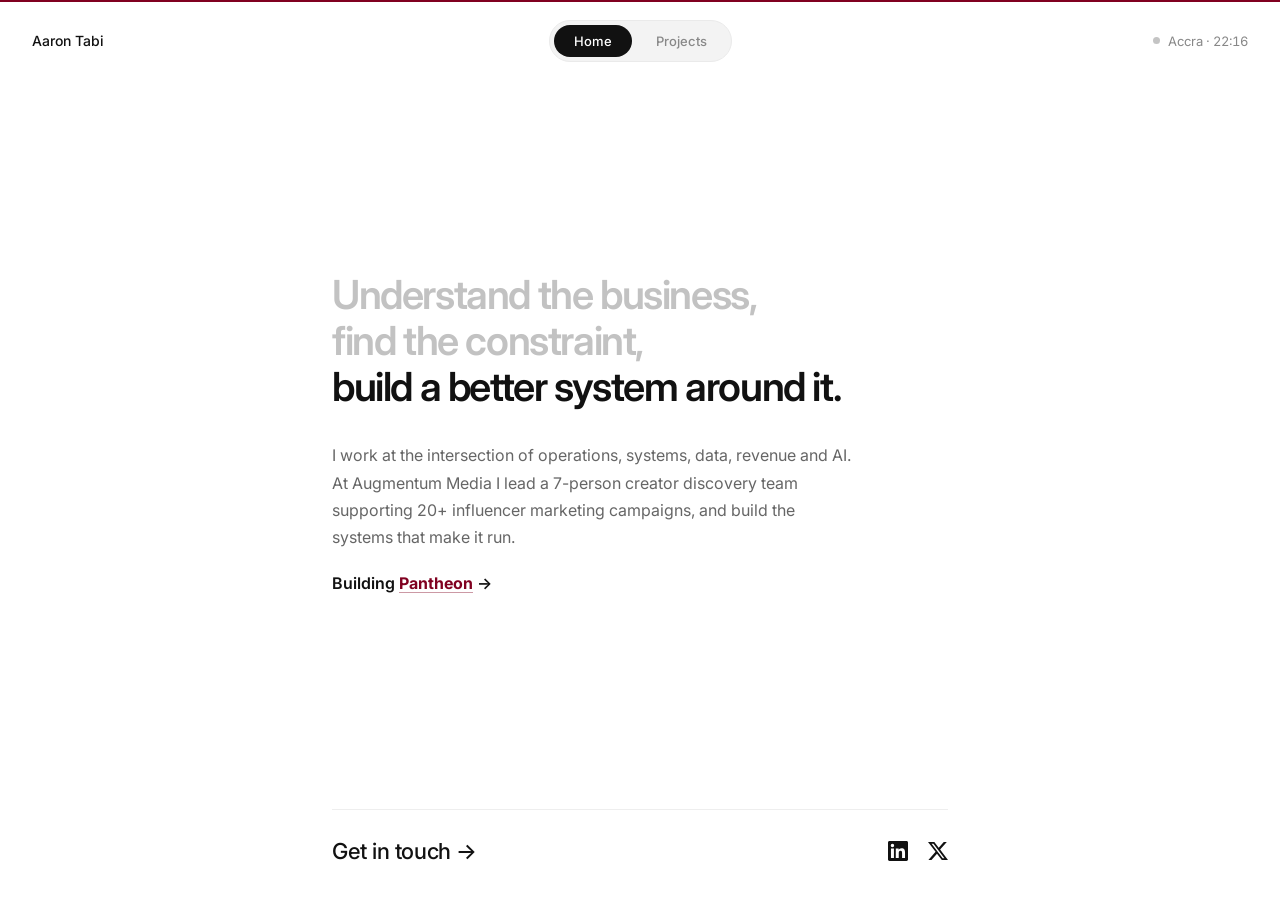
<file: index.html>
<!DOCTYPE html>
<html lang="en">

<head>
    <!-- Umami Analytics -->
    <script defer src="https://cloud.umami.is/script.js"
        data-website-id="9504de61-ccac-483d-a3b0-4f2b205542ce"></script>
    <!-- Google tag (gtag.js) -->
    <script async src="https://www.googletagmanager.com/gtag/js?id=G-XPM3ZPX03S"></script>
    <script>
        window.dataLayer = window.dataLayer || [];
        function gtag() { dataLayer.push(arguments); }
        gtag('js', new Date());
        gtag('config', 'G-XPM3ZPX03S');
    </script>
    <meta charset="UTF-8">
    <meta name="viewport" content="width=device-width, initial-scale=1.0">
    <meta name="description"
        content="Aaron Tabi: Building AI tools at Augmentum and building Pantheon. Excited about AI, automation and revolutionary technology, and how it helps us improve our work.">

    <!-- Open Graph -->
    <meta property="og:type" content="website">
    <meta property="og:title" content="Aaron Tabi">
    <meta property="og:description"
        content="Building AI tools at Augmentum and building Pantheon. Excited about AI, automation and revolutionary technology, and how it helps us improve our work.">
    <meta property="og:url" content="https://aarontabi.com">
    <meta property="og:image" content="https://aarontabi.com/assets/og-image.png">
    <meta property="og:image:width" content="1200">
    <meta property="og:image:height" content="630">

    <!-- Twitter Card -->
    <meta name="twitter:card" content="summary_large_image">
    <meta name="twitter:site" content="@aaronatabi">
    <meta name="twitter:title" content="Aaron Tabi">
    <meta name="twitter:description" content="Building AI tools at Augmentum and building Pantheon. Excited about AI, automation and revolutionary technology.">
    <meta name="twitter:image" content="https://aarontabi.com/assets/og-image.png">

    <!-- Structured data -->
    <script type="application/ld+json">
    {
        "@context": "https://schema.org",
        "@type": "Person",
        "name": "Aaron Tabi",
        "url": "https://aarontabi.com",
        "jobTitle": "AI & Automation Engineer",
        "worksFor": { "@type": "Organization", "name": "Augmentum" },
        "sameAs": [
            "https://www.linkedin.com/in/aarontabi/",
            "https://x.com/aaronatabi",
            "https://pantheonadvertising.com"
        ]
    }
    </script>

    <title>Aaron Tabi</title>

    <link rel="icon"
        href="data:image/svg+xml,<svg xmlns='http://www.w3.org/2000/svg' viewBox='0 0 100 100'><rect width='100' height='100' rx='20' fill='%23111'/><text x='50' y='68' font-family='Inter,system-ui,sans-serif' font-size='48' font-weight='600' fill='white' text-anchor='middle'>AT</text></svg>">

    <link rel="preconnect" href="https://fonts.googleapis.com">
    <link rel="preconnect" href="https://fonts.gstatic.com" crossorigin>
    <link href="https://fonts.googleapis.com/css2?family=Inter:wght@400;500;600&display=swap" rel="stylesheet">

    <link rel="stylesheet" href="css/styles.css?v=10">
</head>

<body>
    <div class="top-line" aria-hidden="true"></div>

    <nav>
        <a href="#" class="site-name" data-tab-link="home">Aaron Tabi</a>
        <div class="tabs" role="tablist">
            <button class="tab-link active" id="tabbtn-home" data-tab="home" role="tab" aria-selected="true" aria-controls="tab-home">Home</button>
            <button class="tab-link" id="tabbtn-projects" data-tab="projects" role="tab" aria-selected="false" aria-controls="tab-projects">Projects</button>
        </div>
        <!-- Change the city name and data-timezone together (IANA zone, e.g. Europe/London) -->
        <p class="local-time" id="local-time" data-timezone="Africa/Accra">
            <span class="local-time-dot" aria-hidden="true"></span>Accra&nbsp;·&nbsp;<time class="local-time-clock"></time>
        </p>
    </nav>

    <main>
        <!-- HOME -->
        <div class="tab-panel active" id="tab-home" role="tabpanel" aria-labelledby="tabbtn-home">
            <section id="home" class="statement">
                <h1>
                    <span class="statement-muted">Understand the business,</span>
                    <span class="statement-muted">find the constraint,</span>
                    <span>build a better system around it.</span>
                </h1>
                <p class="statement-body">I work at the intersection of operations, systems, data, revenue and AI. At
                    Augmentum Media I lead a 7-person creator discovery team supporting 20+ influencer marketing
                    campaigns, and build the systems that make it run.</p>
                <p class="building-line">Building <a href="https://pantheonadvertising.com" target="_blank" rel="noopener">Pantheon</a> &rarr;</p>
            </section>

            <footer id="contact" class="contact">
                <!-- Messages go through Web3Forms to Gmail, so the address never appears in the page -->
                <form class="contact-form" id="contact-form" data-access-key="5c02c4a8-8df4-485a-a7ac-1fe1fb46e50a" hidden>
                    <div class="contact-row">
                        <label class="sr-only" for="contact-name">Name</label>
                        <input id="contact-name" name="name" type="text" placeholder="Name" autocomplete="name" required>
                        <label class="sr-only" for="contact-email">Email</label>
                        <input id="contact-email" name="email" type="email" placeholder="Email" autocomplete="email" required>
                    </div>
                    <label class="sr-only" for="contact-message">Message</label>
                    <textarea id="contact-message" name="message" rows="3" placeholder="What's on your mind?" required></textarea>
                    <input class="hp" type="checkbox" name="botcheck" tabindex="-1" autocomplete="off" aria-hidden="true">
                    <div class="contact-actions">
                        <button type="submit" class="contact-send">Send</button>
                        <p class="contact-status" id="contact-status" role="status" aria-live="polite"></p>
                    </div>
                </form>

                <div class="contact-bar">
                    <button type="button" class="contact-toggle" id="contact-toggle" aria-expanded="false" aria-controls="contact-form">
                        Get in touch <span class="contact-toggle-icon" aria-hidden="true">&rarr;</span>
                    </button>
                    <div class="social">
                        <a href="https://www.linkedin.com/in/aarontabi/" target="_blank" rel="noopener" aria-label="LinkedIn" data-network="LinkedIn">
                            <svg viewBox="0 0 24 24" aria-hidden="true"><path d="M20.447 20.452h-3.554v-5.569c0-1.328-.027-3.037-1.852-3.037-1.853 0-2.136 1.445-2.136 2.939v5.667H9.351V9h3.414v1.561h.046c.477-.9 1.637-1.85 3.37-1.85 3.601 0 4.267 2.37 4.267 5.455v6.286zM5.337 7.433a2.062 2.062 0 1 1 0-4.125 2.062 2.062 0 0 1 0 4.125zM7.119 20.452H3.555V9h3.564v11.452zM22.225 0H1.771C.792 0 0 .774 0 1.729v20.542C0 23.227.792 24 1.771 24h20.451C23.2 24 24 23.227 24 22.271V1.729C24 .774 23.2 0 22.222 0h.003z"/></svg>
                        </a>
                        <a href="https://x.com/aaronatabi" target="_blank" rel="noopener" aria-label="X" data-network="X">
                            <svg viewBox="0 0 24 24" aria-hidden="true"><path d="M18.901 1.153h3.68l-8.04 9.19L24 22.846h-7.406l-5.8-7.584-6.638 7.584H.474l8.6-9.83L0 1.154h7.594l5.243 6.932zM17.61 20.644h2.039L6.486 3.24H4.298z"/></svg>
                        </a>
                    </div>
                </div>
            </footer>
        </div>

        <!-- PROJECTS -->
        <div class="tab-panel" id="tab-projects" role="tabpanel" aria-labelledby="tabbtn-projects">
            <section class="projects">
                <h1 class="projects-title">Projects</h1>
                <p class="projects-intro">Systems I've built, and the constraint each one removed.</p>
                <div class="project-featured" id="project-featured"></div>
                <details class="project-more">
                    <summary class="project-more-title">More projects <span id="project-more-count"></span></summary>
                    <ul class="project-list" id="project-list"></ul>
                </details>
            </section>
        </div>
    </main>

    <script src="js/projects.js?v=7"></script>
    <script>
        // Projects data lives in js/projects.js - edit that file to add projects or updates.
        const PROJECTS = window.PROJECTS || [];

        // ===== Render projects: featured block, then one-line rows; each links to its page =====
        (function renderProjects() {
            const featured = document.getElementById('project-featured');
            const list = document.getElementById('project-list');
            if (!featured || !list) return;
            const esc = s => String(s).replace(/[&<>"']/g, c => ({ '&': '&amp;', '<': '&lt;', '>': '&gt;', '"': '&quot;', "'": '&#39;' }[c]));
            const href = p => p.page || `project.html?p=${encodeURIComponent(p.slug)}`;

            featured.innerHTML = PROJECTS.filter(p => p.featured).map(p => `
                <a class="feature" href="${href(p)}" data-name="${esc(p.name)}">
                    <span class="constraint">${esc(p.constraint || '')}${p.page ? ' · Case study' : ''}</span>
                    <span class="feature-name">${esc(p.name)} <span class="arrow" aria-hidden="true">&rarr;</span></span>
                    <span class="feature-outcome">${esc(p.outcome || p.tagline || '')}</span>
                    ${p.page ? '<span class="feature-cta">Read the case study &rarr;</span>' : ''}
                </a>`).join('');

            list.innerHTML = PROJECTS.filter(p => !p.featured).map(p => `
                <li>
                    <a class="project-row" href="${href(p)}" data-name="${esc(p.name)}">
                        <span class="constraint">${esc(p.constraint || '')}</span>
                        <span class="project-row-name">${esc(p.name)}</span>
                        <span class="project-row-outcome">${esc(p.outcome || p.tagline || '')}</span>
                    </a>
                </li>`).join('');

            document.getElementById('project-more-count').textContent = `(${list.children.length})`;
        })();

        // ===== Analytics events (GA + Umami) =====
        function track(name, params) {
            try {
                if (window.gtag) gtag('event', name, params || {});
                if (window.umami && umami.track) umami.track(name, params || {});
            } catch (e) { }
        }
        document.querySelectorAll('.social a').forEach(a =>
            a.addEventListener('click', () => track('social_click', { network: a.dataset.network })));
        document.querySelectorAll('.building-line a').forEach(a =>
            a.addEventListener('click', () => track('pantheon_click')));

        document.querySelectorAll('.feature, .project-row').forEach(a =>
            a.addEventListener('click', () => track('project_open', { project: a.dataset.name })));

        // ===== Tab router (Home / Projects), hash-synced =====
        (function tabs() {
            const tabLinks = document.querySelectorAll('.tab-link');
            const panels = document.querySelectorAll('.tab-panel');

            function activateTab(name, opts) {
                opts = opts || {};
                tabLinks.forEach(t => {
                    const on = t.dataset.tab === name;
                    t.classList.toggle('active', on);
                    t.setAttribute('aria-selected', on ? 'true' : 'false');
                });
                panels.forEach(p => p.classList.toggle('active', p.id === 'tab-' + name));
                document.title = name === 'projects' ? 'Aaron Tabi — Projects' : 'Aaron Tabi';
                const smooth = !matchMedia('(prefers-reduced-motion: reduce)').matches;
                if (opts.scroll !== false) window.scrollTo({ top: 0, behavior: smooth ? 'smooth' : 'auto' });
                if (history.replaceState) history.replaceState(null, '', '#tab=' + name);
            }

            tabLinks.forEach(t => t.addEventListener('click', () => {
                track('tab_switch', { tab: t.dataset.tab });
                activateTab(t.dataset.tab);
            }));
            // Arrow-key navigation between tabs
            const tabsBar = document.querySelector('.tabs');
            if (tabsBar) tabsBar.addEventListener('keydown', e => {
                if (e.key !== 'ArrowRight' && e.key !== 'ArrowLeft') return;
                const links = Array.from(tabLinks);
                const i = links.indexOf(document.activeElement);
                if (i === -1) return;
                e.preventDefault();
                const next = links[(i + (e.key === 'ArrowRight' ? 1 : links.length - 1)) % links.length];
                next.focus();
                activateTab(next.dataset.tab);
            });
            document.querySelectorAll('[data-tab-link]').forEach(el => {
                el.addEventListener('click', e => {
                    e.preventDefault();
                    activateTab(el.dataset.tabLink);
                });
            });

            const m = location.hash.match(/tab=([a-z-]+)/i);
            if (m && m[1]) activateTab(m[1], { scroll: false });
        })();
    </script>
    <script src="js/local-time.js?v=3"></script>
    <script src="js/contact.js"></script>
</body>

</html>
</file>
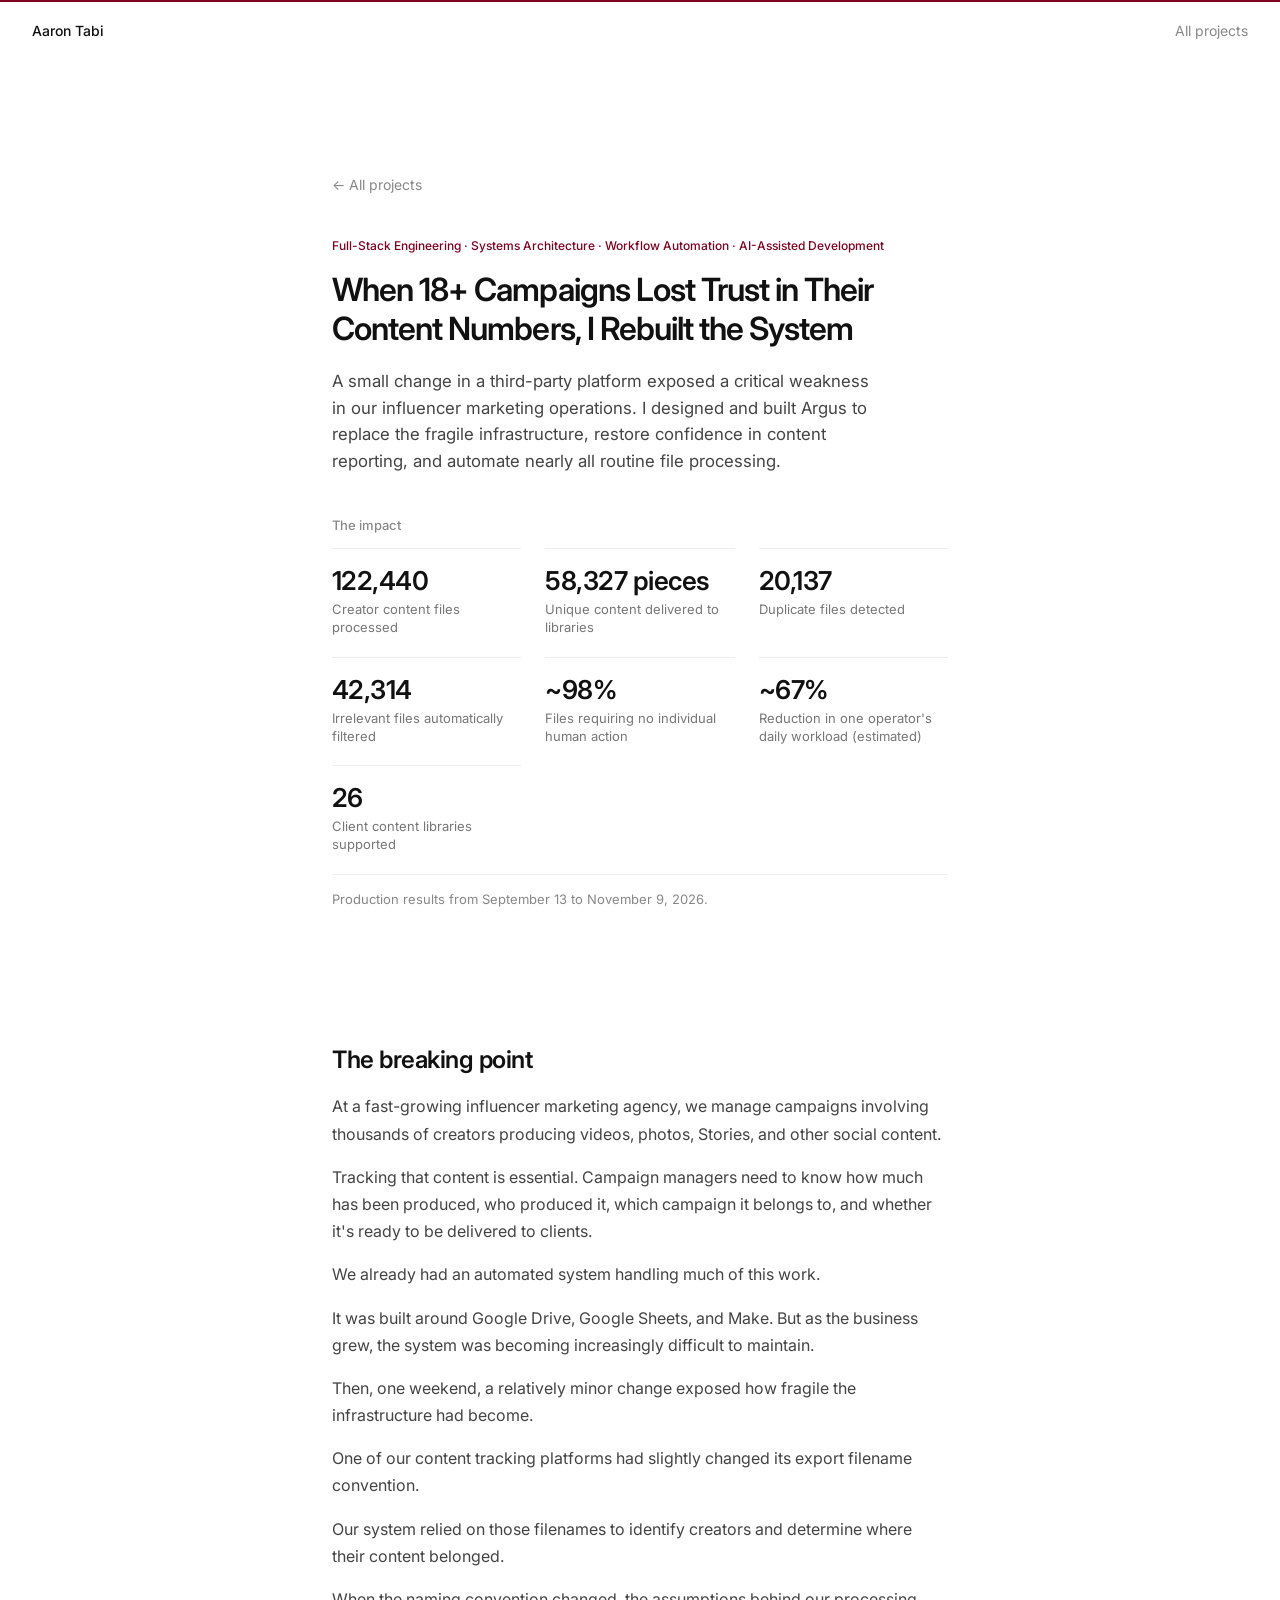
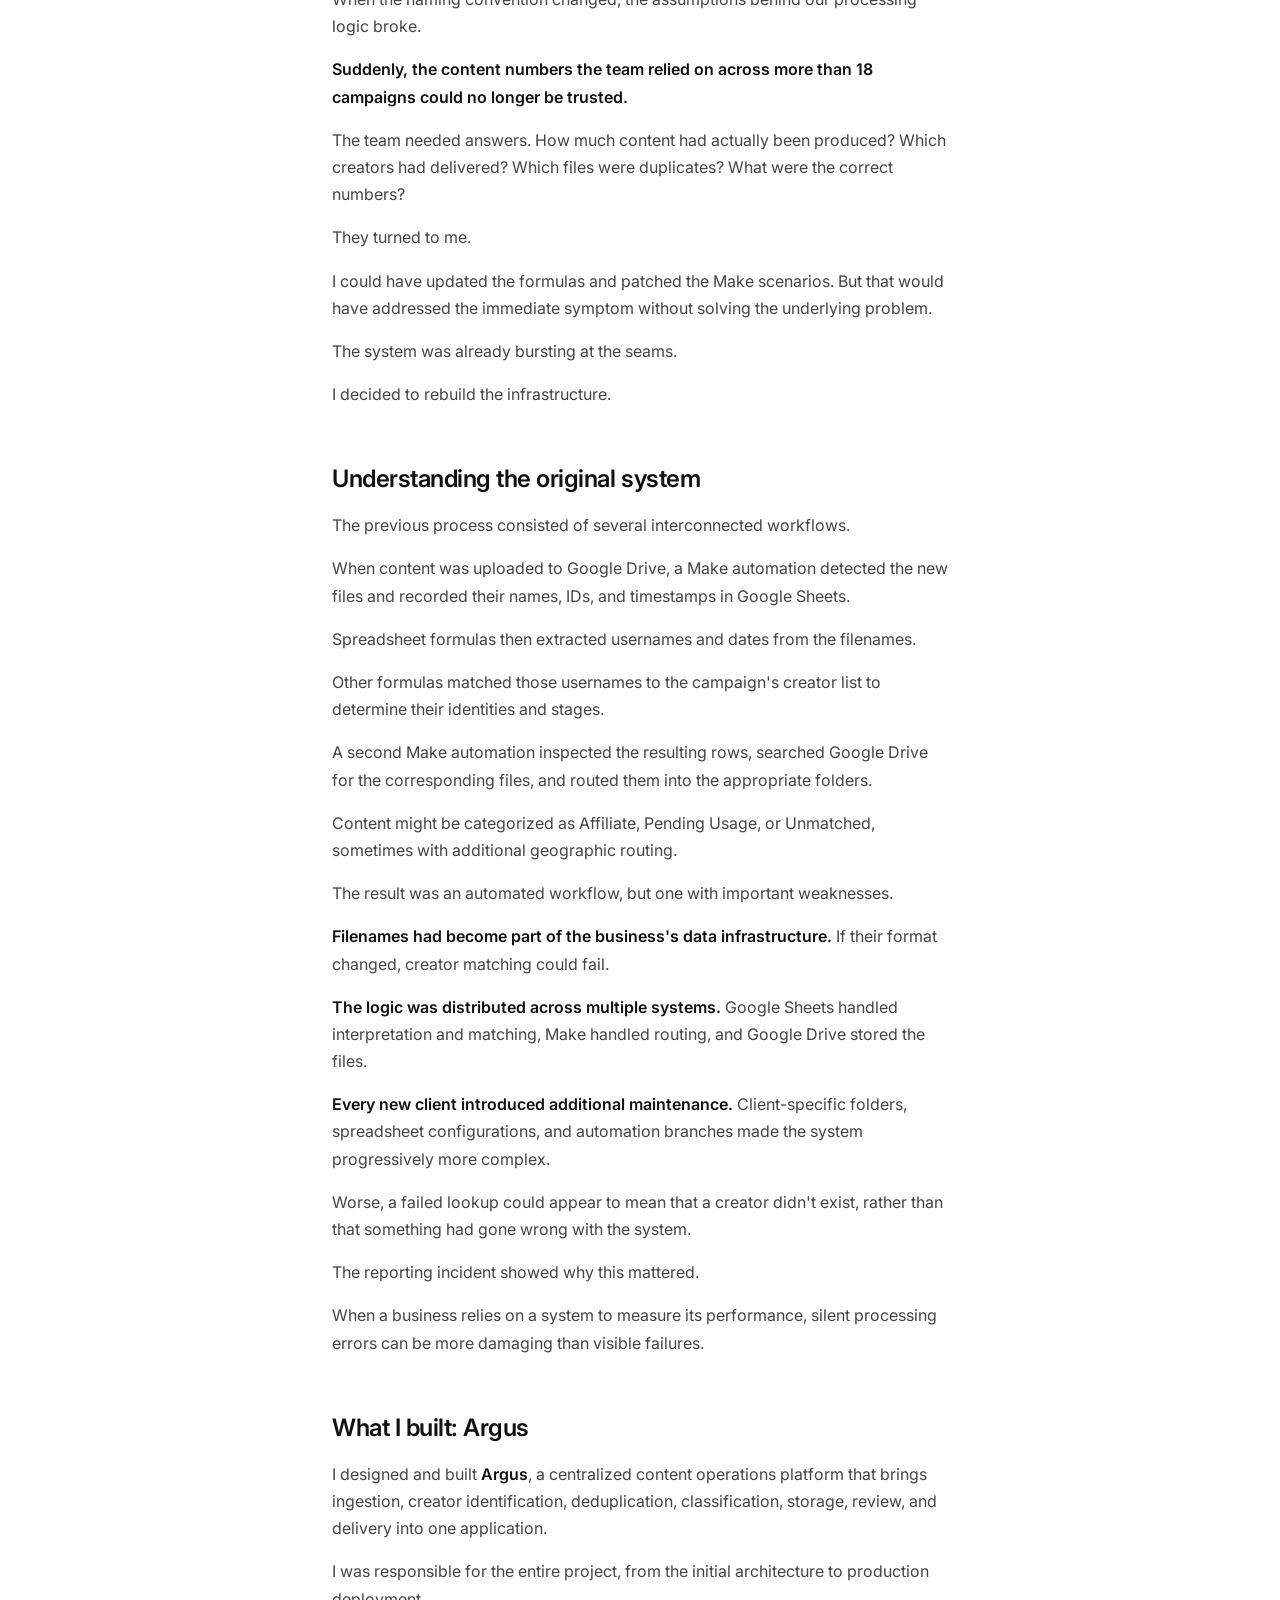
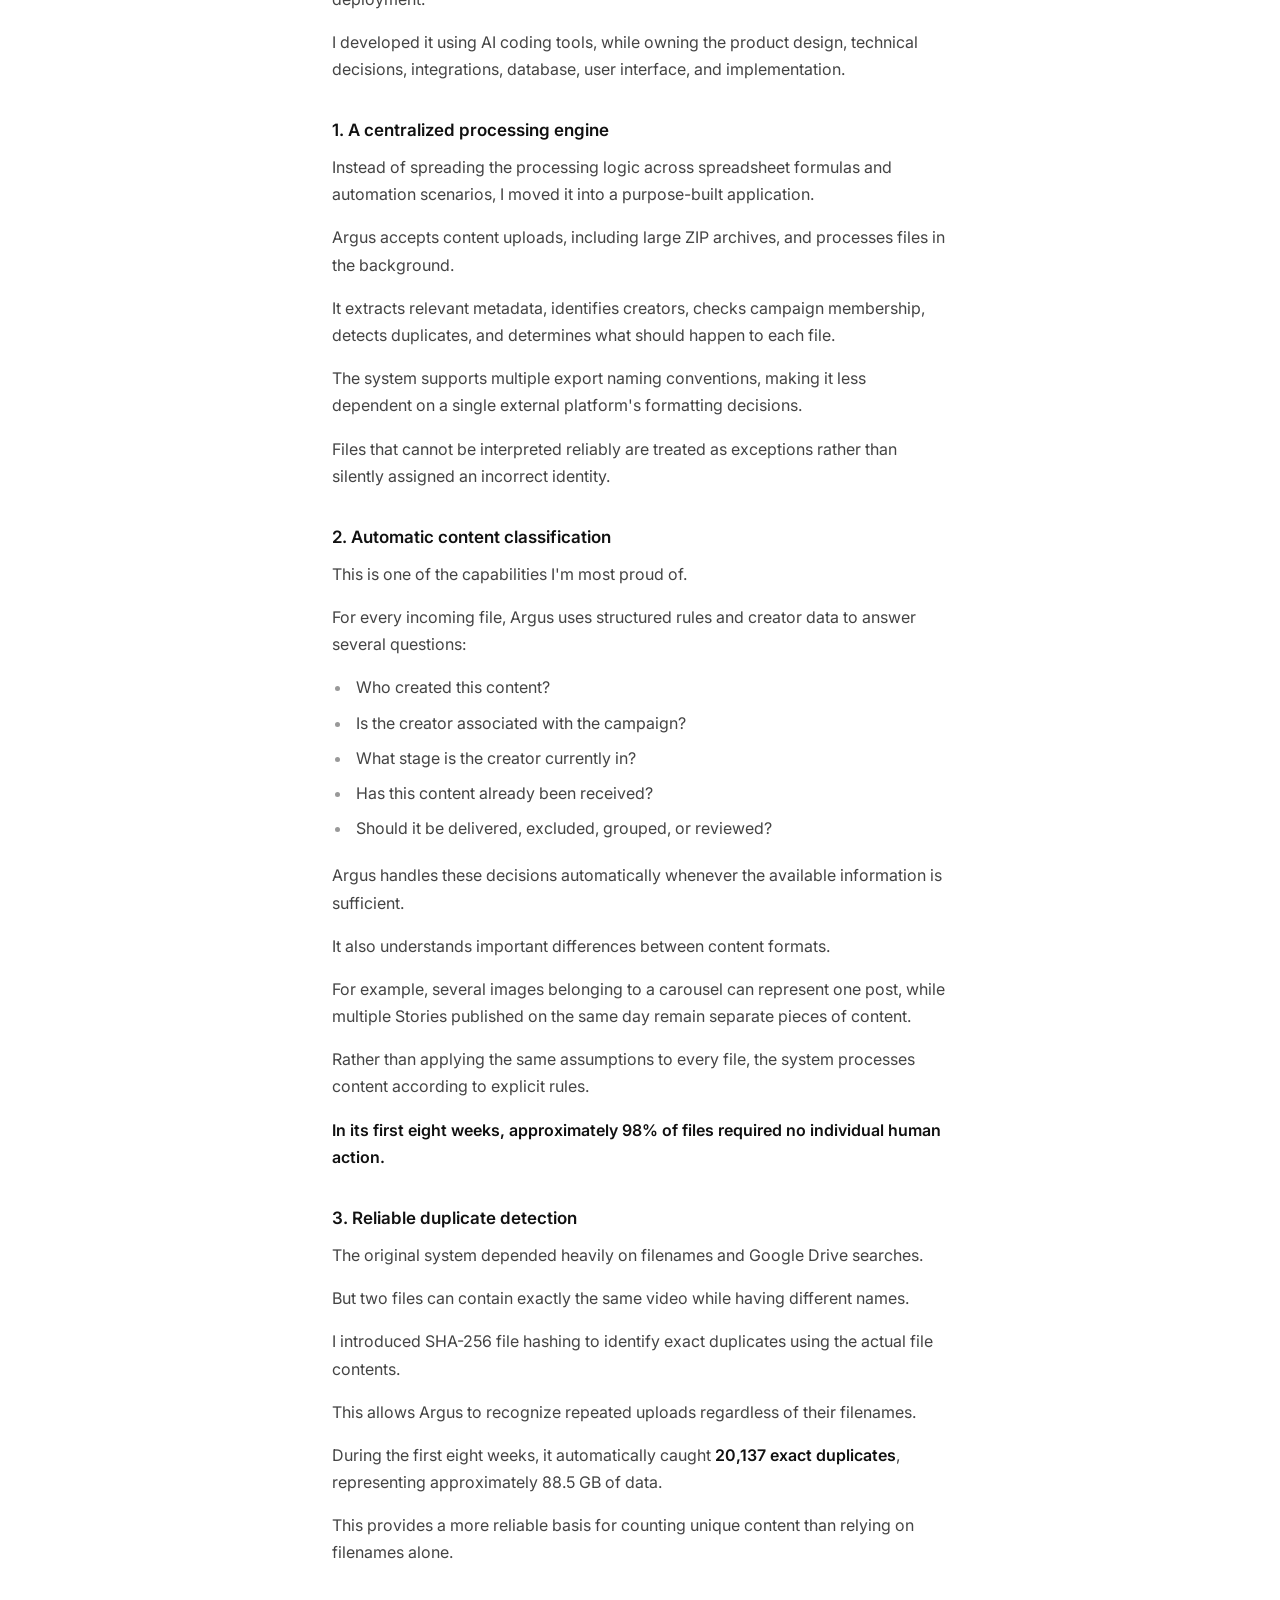
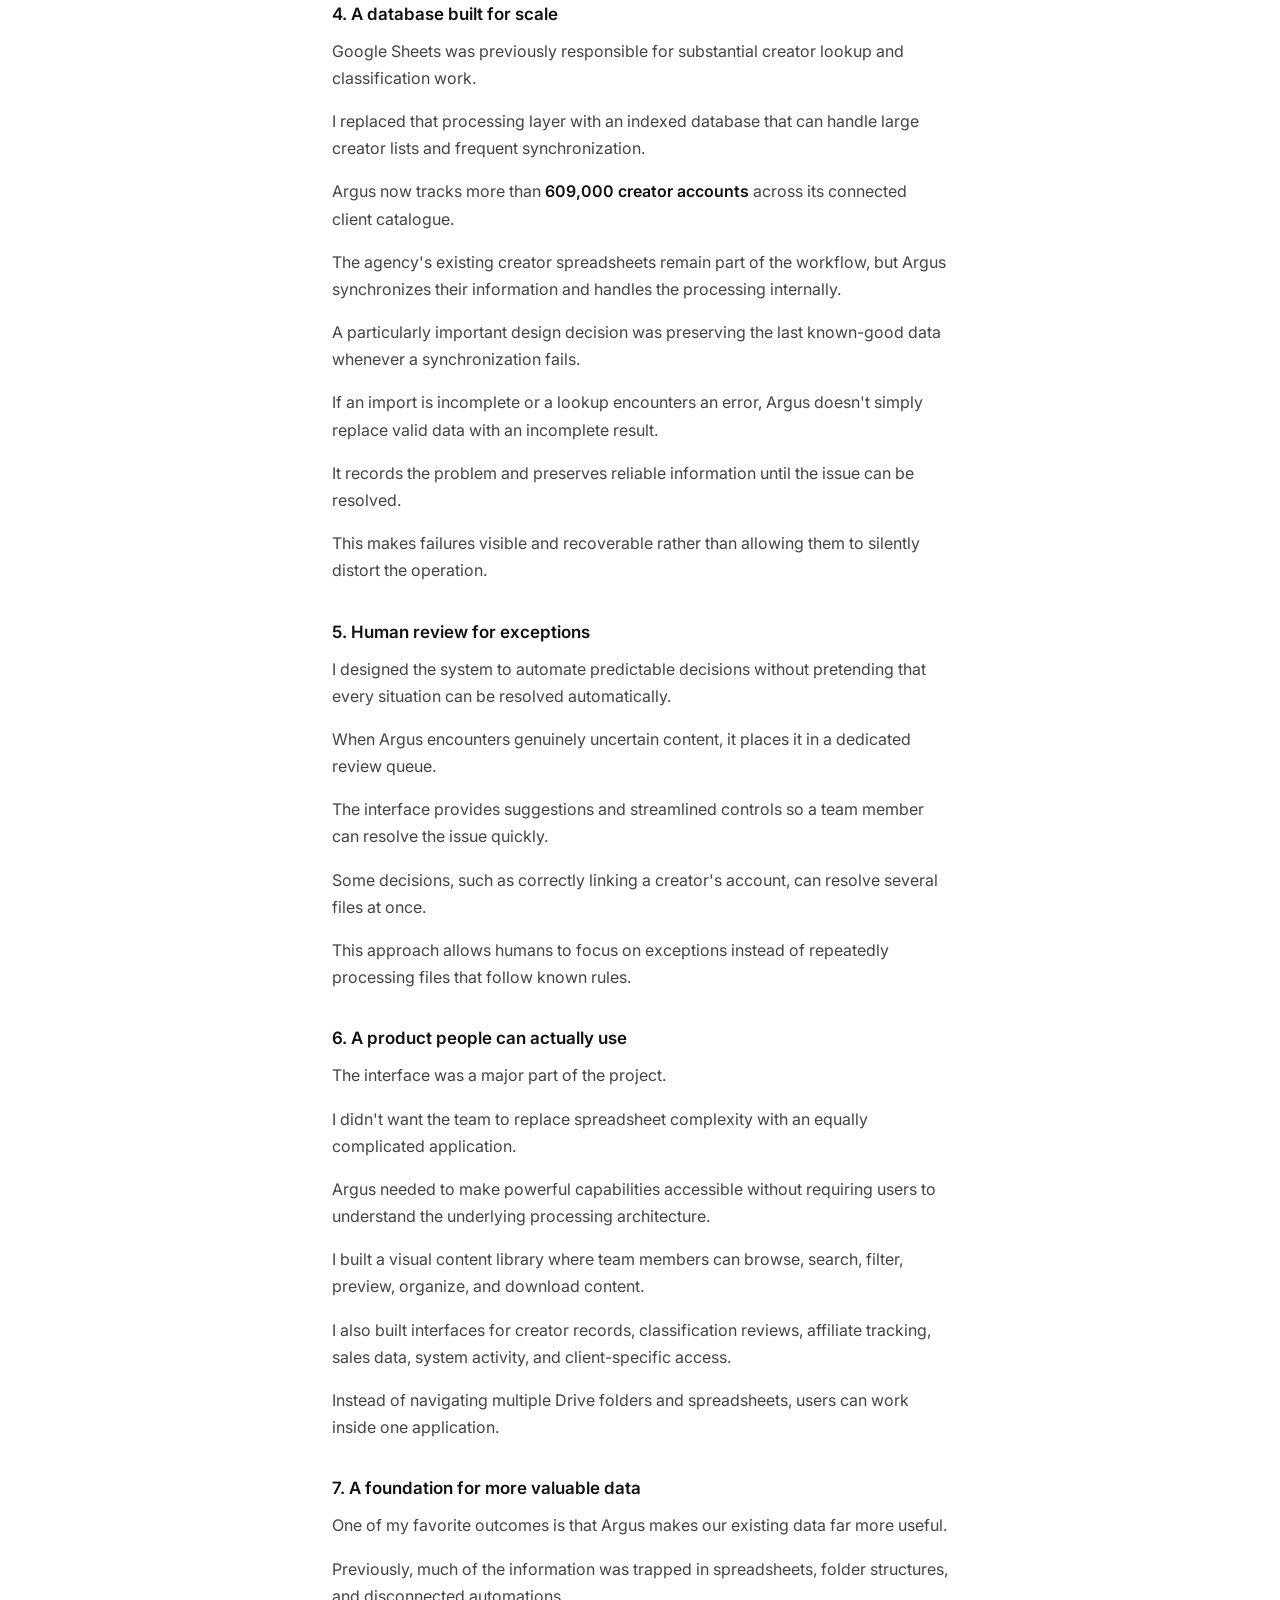
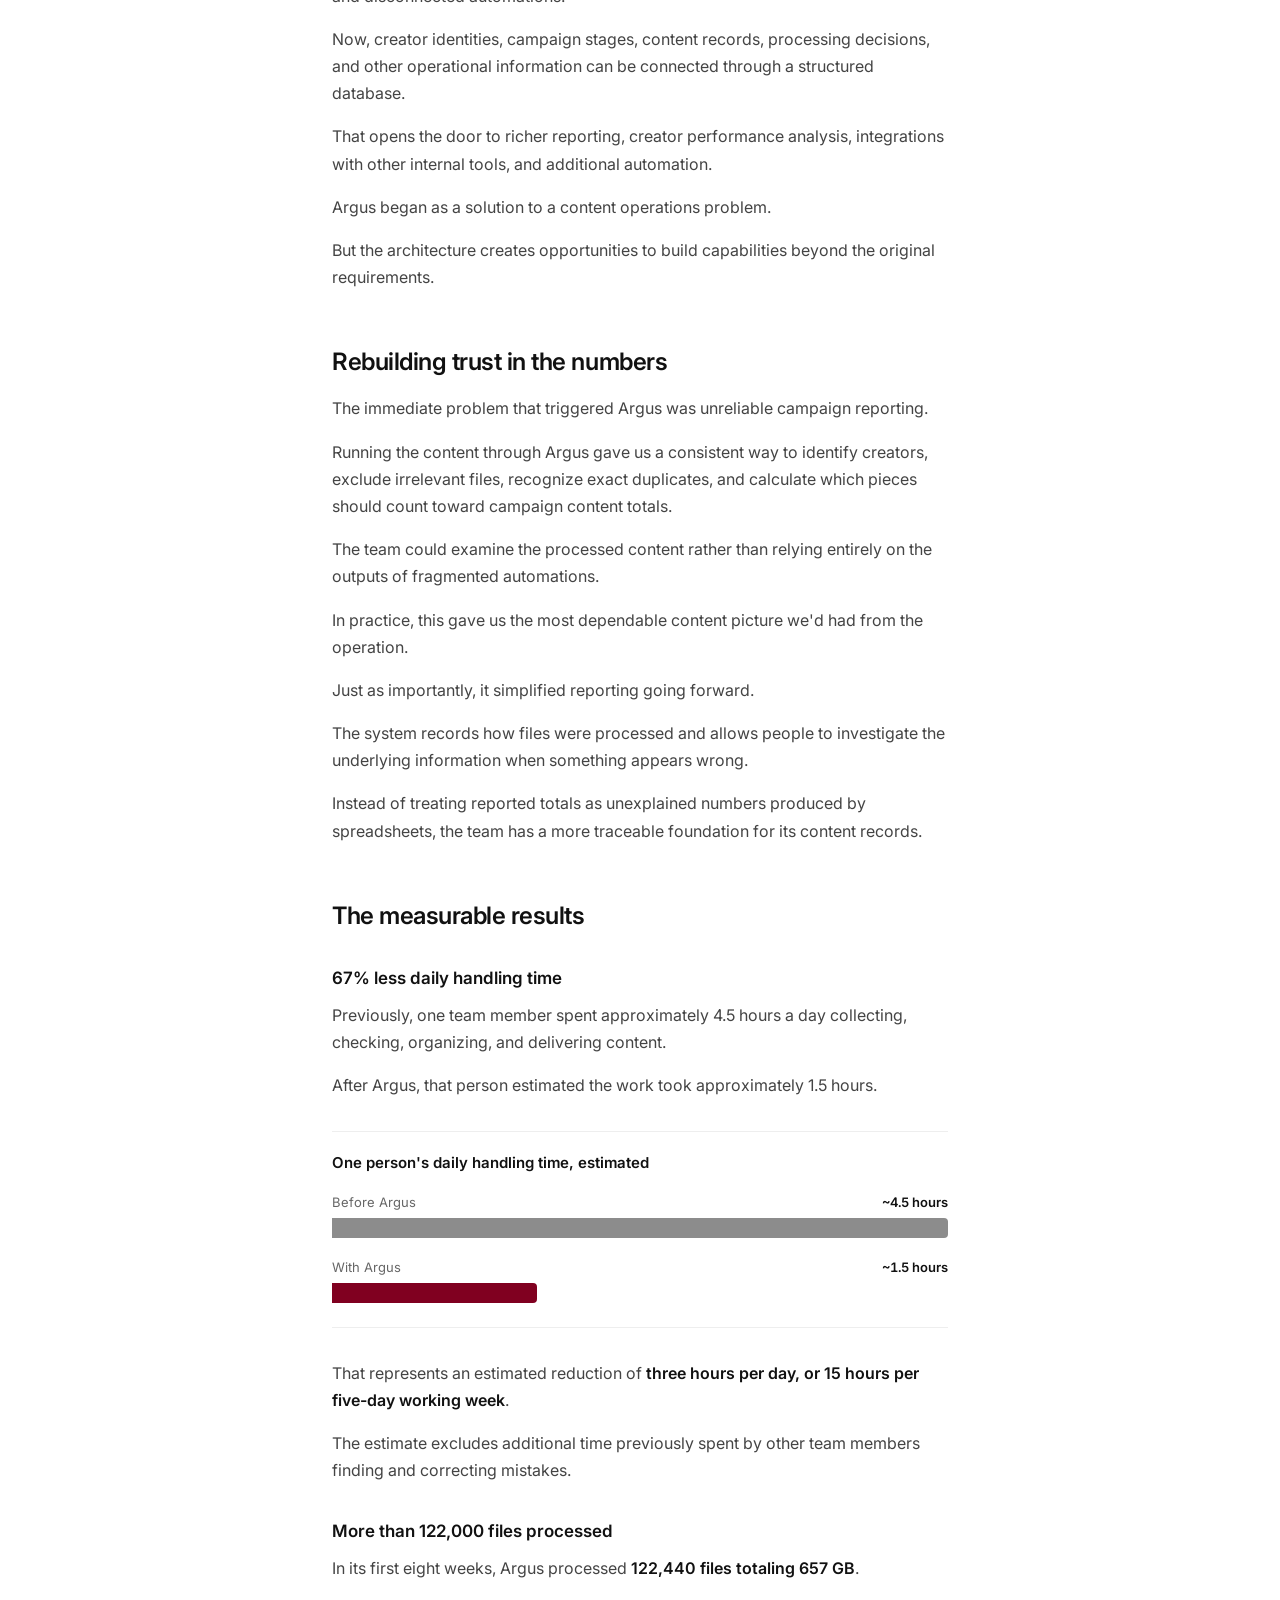
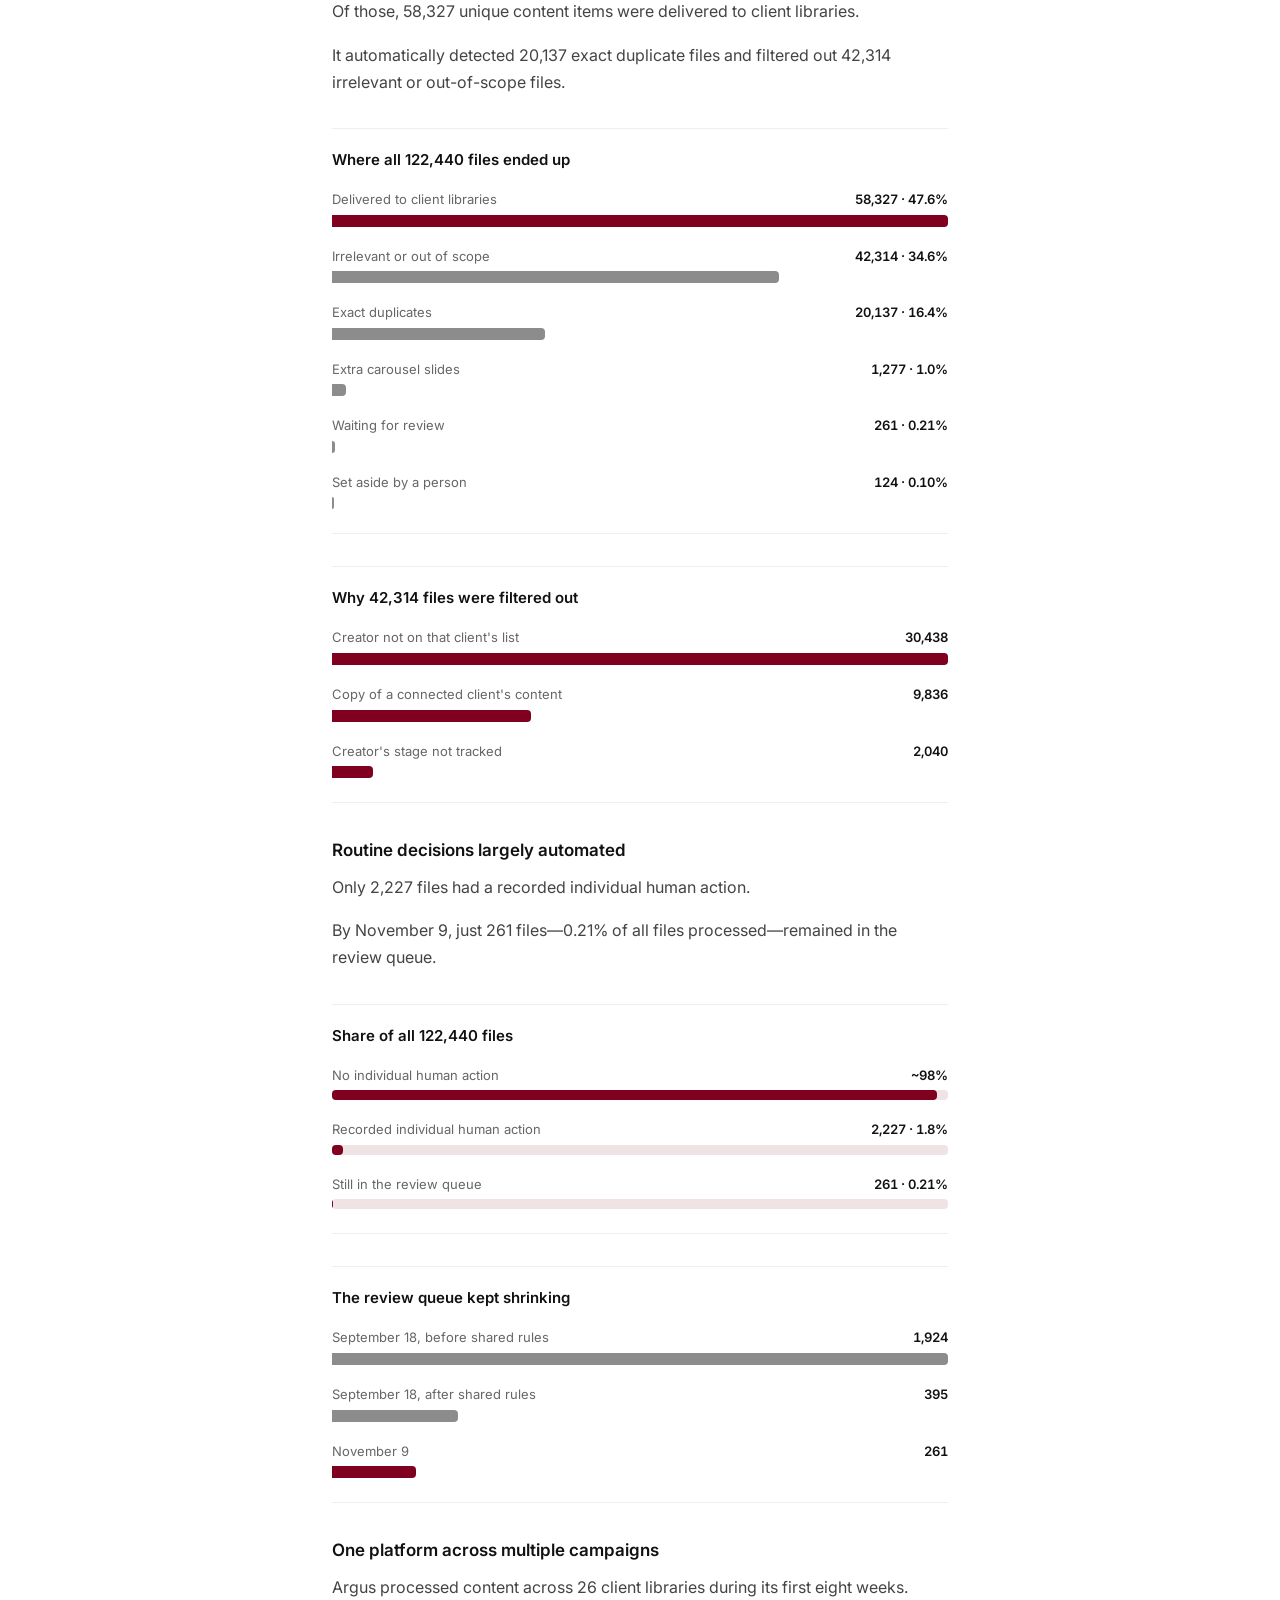
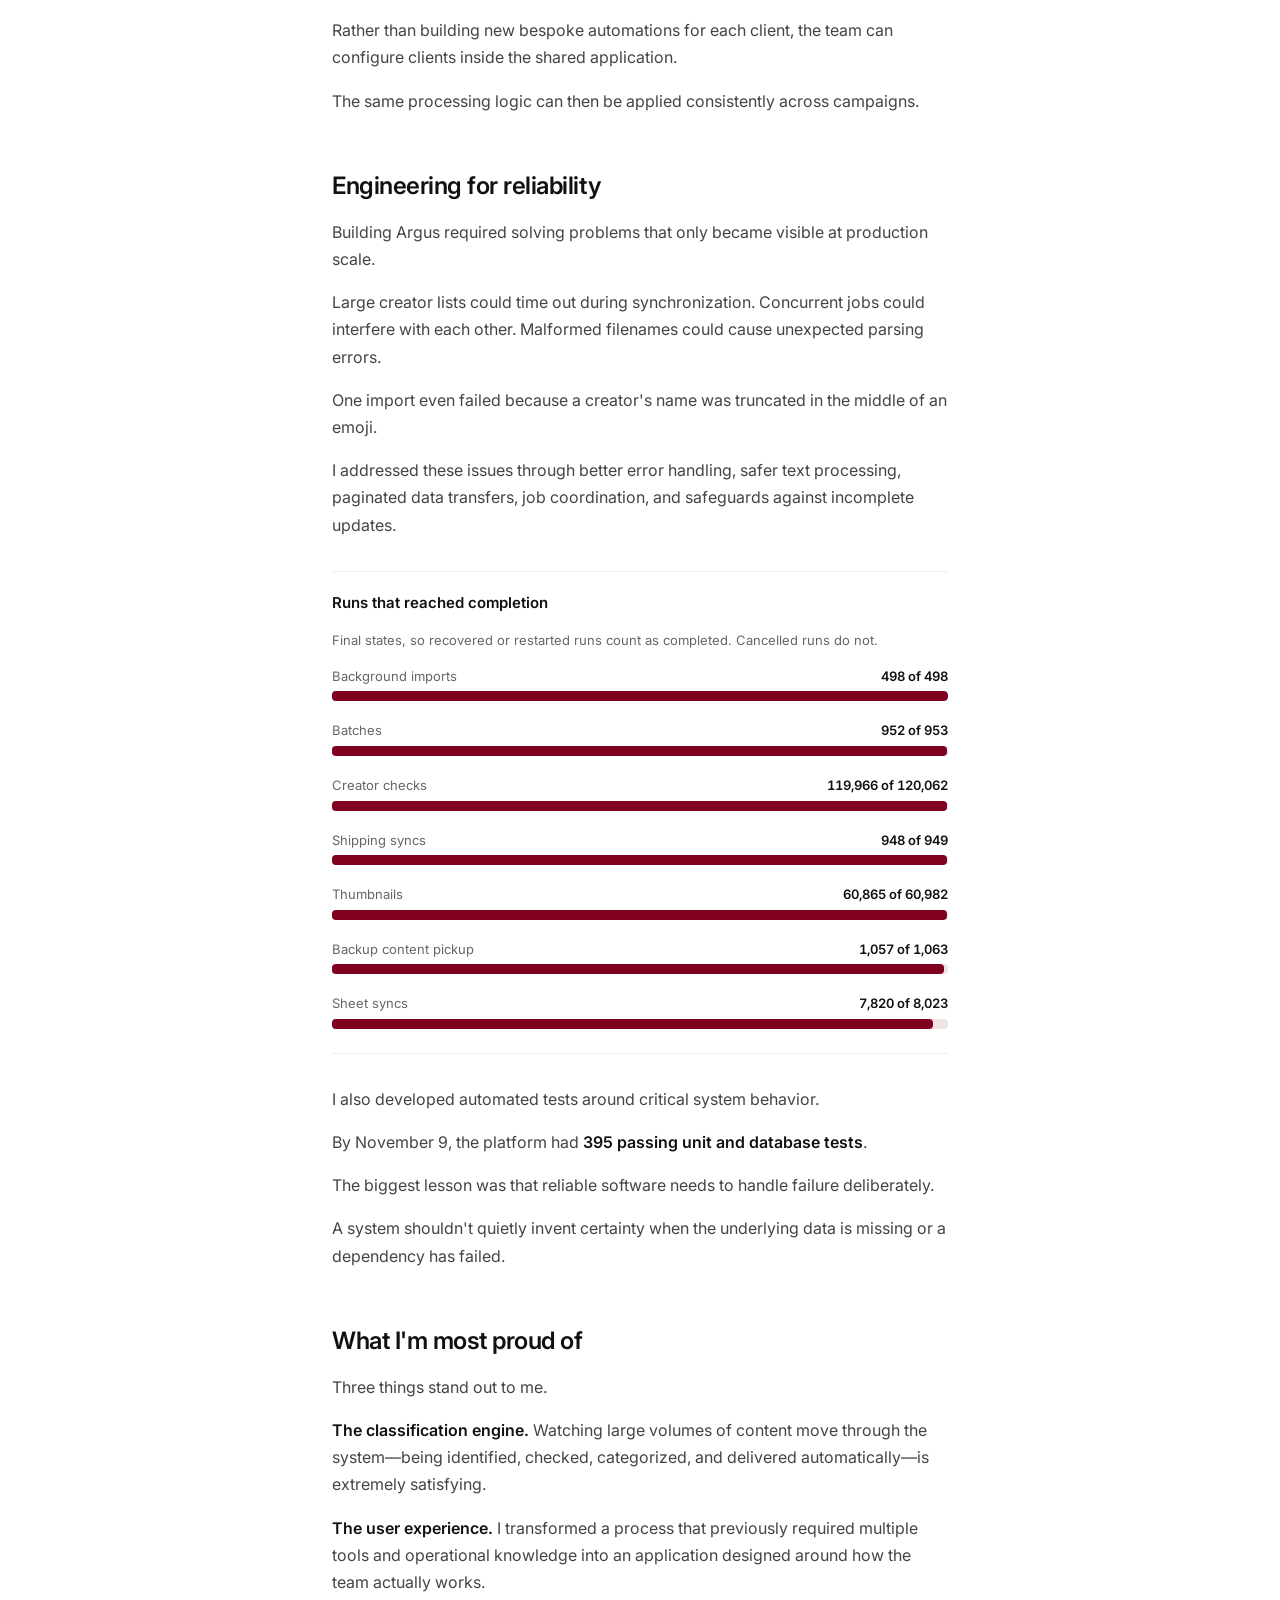
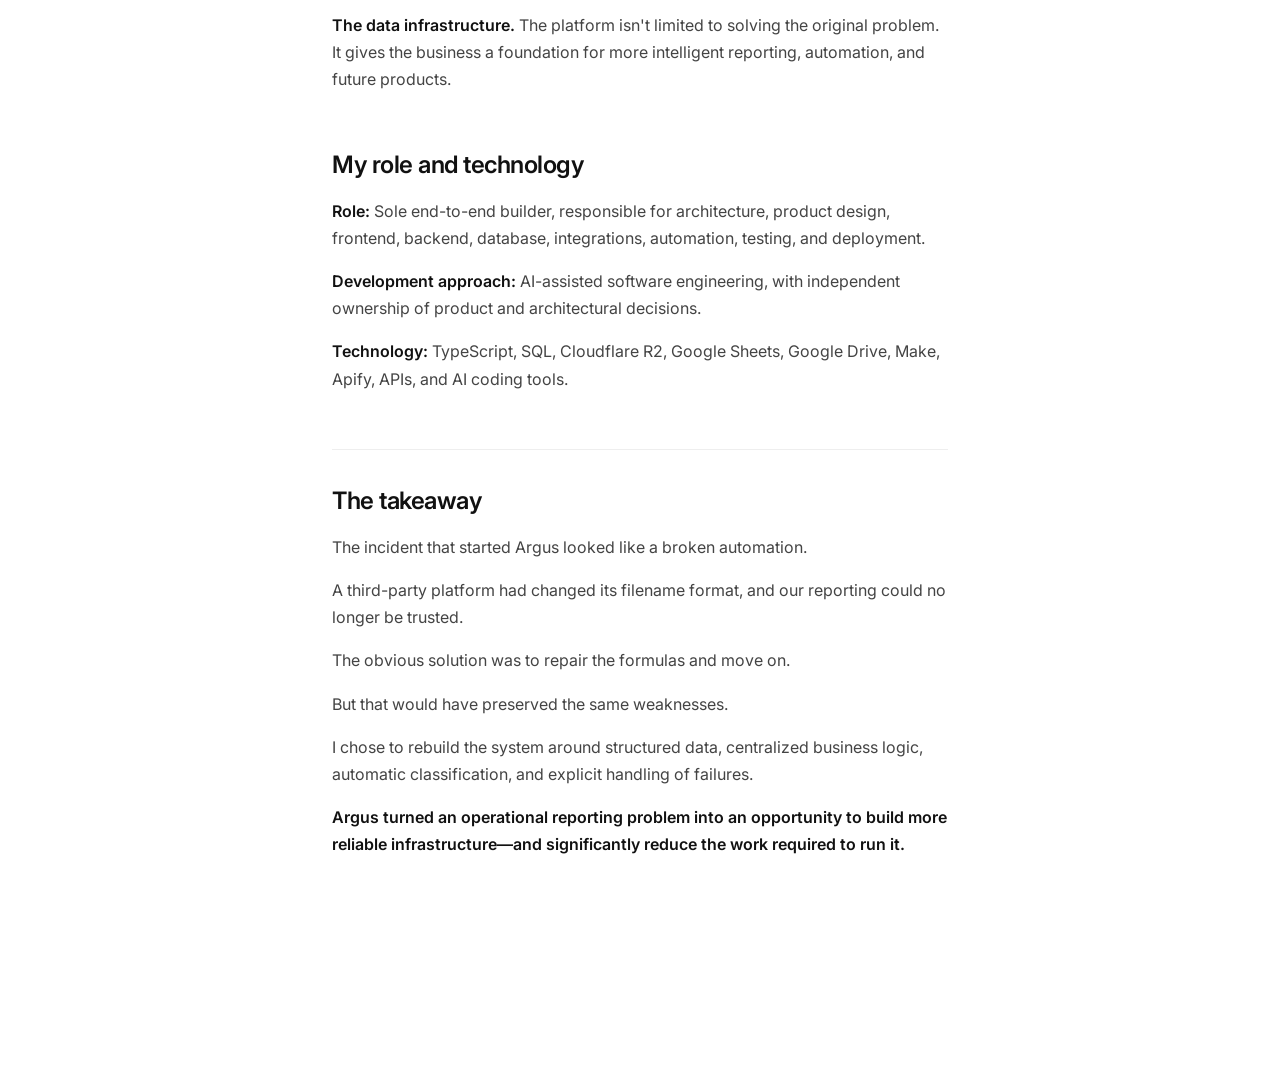
<file: argus.html>
<!DOCTYPE html>
<html lang="en">

<head>
    <!-- Umami Analytics -->
    <script defer src="https://cloud.umami.is/script.js"
        data-website-id="9504de61-ccac-483d-a3b0-4f2b205542ce"></script>
    <!-- Google tag (gtag.js) -->
    <script async src="https://www.googletagmanager.com/gtag/js?id=G-XPM3ZPX03S"></script>
    <script>
        window.dataLayer = window.dataLayer || [];
        function gtag() { dataLayer.push(arguments); }
        gtag('js', new Date());
        gtag('config', 'G-XPM3ZPX03S');
    </script>
    <meta charset="UTF-8">
    <meta name="viewport" content="width=device-width, initial-scale=1.0">
    <meta name="description"
        content="A small change in a third-party platform exposed a critical weakness in our influencer marketing operations. I designed and built Argus to replace the fragile infrastructure, restore confidence in content reporting, and automate nearly all routine file processing.">

    <!-- Open Graph -->
    <meta property="og:type" content="article">
    <meta property="og:title" content="When 18+ Campaigns Lost Trust in Their Content Numbers, I Rebuilt the System">
    <meta property="og:description"
        content="A small change in a third-party platform exposed a critical weakness in our influencer marketing operations. I designed and built Argus to replace the fragile infrastructure, restore confidence in content reporting, and automate nearly all routine file processing.">
    <meta property="og:url" content="https://aarontabi.com/argus.html">
    <meta property="og:image" content="https://aarontabi.com/assets/og-image.png">
    <meta property="og:image:width" content="1200">
    <meta property="og:image:height" content="630">

    <!-- Twitter Card -->
    <meta name="twitter:card" content="summary_large_image">
    <meta name="twitter:site" content="@aaronatabi">
    <meta name="twitter:title" content="When 18+ Campaigns Lost Trust in Their Content Numbers, I Rebuilt the System">
    <meta name="twitter:description" content="A small change in a third-party platform exposed a critical weakness in our influencer marketing operations. I designed and built Argus to replace the fragile infrastructure, restore confidence in content reporting, and automate nearly all routine file processing.">
    <meta name="twitter:image" content="https://aarontabi.com/assets/og-image.png">

    <link rel="canonical" href="https://aarontabi.com/argus.html">

    <title>When 18+ Campaigns Lost Trust in Their Content Numbers — Aaron Tabi</title>

    <link rel="icon"
        href="data:image/svg+xml,<svg xmlns='http://www.w3.org/2000/svg' viewBox='0 0 100 100'><rect width='100' height='100' rx='20' fill='%23111'/><text x='50' y='68' font-family='Inter,system-ui,sans-serif' font-size='48' font-weight='600' fill='white' text-anchor='middle'>AT</text></svg>">

    <link rel="preconnect" href="https://fonts.googleapis.com">
    <link rel="preconnect" href="https://fonts.gstatic.com" crossorigin>
    <link href="https://fonts.googleapis.com/css2?family=Inter:wght@400;500;600&display=swap" rel="stylesheet">

    <link rel="stylesheet" href="css/styles.css?v=9">
    <link rel="stylesheet" href="css/case-study.css?v=4">
</head>

<body>
    <div class="top-line" aria-hidden="true"></div>

    <nav>
        <a href="index.html" class="site-name">Aaron Tabi</a>
        <div></div>
        <a href="index.html#tab=projects" class="nav-side-link">All projects</a>
    </nav>

    <main>
        <article class="project-page case-study">
            <a class="back-link" href="index.html#tab=projects">&larr; All projects</a>

            <header>
                <p class="cs-eyebrow">Full-Stack Engineering · Systems Architecture · Workflow Automation · AI-Assisted Development</p>
                <h1 class="pp-title">When 18+ Campaigns Lost Trust in Their Content Numbers, I Rebuilt the System</h1>
                <p class="pp-tagline">A small change in a third-party platform exposed a critical weakness in our influencer marketing operations. I designed and built Argus to replace the fragile infrastructure, restore confidence in content reporting, and automate nearly all routine file processing.</p>
            </header>

            <section class="cs-glance" aria-labelledby="the-impact">
                <h2 id="the-impact" class="cs-glance-title">The impact</h2>
                <dl class="cs-stats">
                    <div><dt>Creator content files processed</dt><dd>122,440</dd></div>
                    <div><dt>Unique content delivered to libraries</dt><dd>58,327 pieces</dd></div>
                    <div><dt>Duplicate files detected</dt><dd>20,137</dd></div>
                    <div><dt>Irrelevant files automatically filtered</dt><dd>42,314</dd></div>
                    <div><dt>Files requiring no individual human action</dt><dd>~98%</dd></div>
                    <div><dt>Reduction in one operator's daily workload (estimated)</dt><dd>~67%</dd></div>
                    <div><dt>Client content libraries supported</dt><dd>26</dd></div>
                </dl>
                <p class="cs-note">Production results from September 13 to November 9, 2026.</p>
            </section>

            <div class="cs-body">
                <h2>The breaking point</h2>
                <p>At a fast-growing influencer marketing agency, we manage campaigns involving thousands of creators producing videos, photos, Stories, and other social content.</p>
                <p>Tracking that content is essential. Campaign managers need to know how much has been produced, who produced it, which campaign it belongs to, and whether it's ready to be delivered to clients.</p>
                <p>We already had an automated system handling much of this work.</p>
                <p>It was built around Google Drive, Google Sheets, and Make. But as the business grew, the system was becoming increasingly difficult to maintain.</p>
                <p>Then, one weekend, a relatively minor change exposed how fragile the infrastructure had become.</p>
                <p>One of our content tracking platforms had slightly changed its export filename convention.</p>
                <p>Our system relied on those filenames to identify creators and determine where their content belonged.</p>
                <p>When the naming convention changed, the assumptions behind our processing logic broke.</p>
                <p><strong>Suddenly, the content numbers the team relied on across more than 18 campaigns could no longer be trusted.</strong></p>
                <p>The team needed answers. How much content had actually been produced? Which creators had delivered? Which files were duplicates? What were the correct numbers?</p>
                <p>They turned to me.</p>
                <p>I could have updated the formulas and patched the Make scenarios. But that would have addressed the immediate symptom without solving the underlying problem.</p>
                <p>The system was already bursting at the seams.</p>
                <p>I decided to rebuild the infrastructure.</p>

                <h2>Understanding the original system</h2>
                <p>The previous process consisted of several interconnected workflows.</p>
                <p>When content was uploaded to Google Drive, a Make automation detected the new files and recorded their names, IDs, and timestamps in Google Sheets.</p>
                <p>Spreadsheet formulas then extracted usernames and dates from the filenames.</p>
                <p>Other formulas matched those usernames to the campaign's creator list to determine their identities and stages.</p>
                <p>A second Make automation inspected the resulting rows, searched Google Drive for the corresponding files, and routed them into the appropriate folders.</p>
                <p>Content might be categorized as Affiliate, Pending Usage, or Unmatched, sometimes with additional geographic routing.</p>
                <p>The result was an automated workflow, but one with important weaknesses.</p>
                <p><strong>Filenames had become part of the business's data infrastructure.</strong> If their format changed, creator matching could fail.</p>
                <p><strong>The logic was distributed across multiple systems.</strong> Google Sheets handled interpretation and matching, Make handled routing, and Google Drive stored the files.</p>
                <p><strong>Every new client introduced additional maintenance.</strong> Client-specific folders, spreadsheet configurations, and automation branches made the system progressively more complex.</p>
                <p>Worse, a failed lookup could appear to mean that a creator didn't exist, rather than that something had gone wrong with the system.</p>
                <p>The reporting incident showed why this mattered.</p>
                <p>When a business relies on a system to measure its performance, silent processing errors can be more damaging than visible failures.</p>

                <h2>What I built: Argus</h2>
                <p>I designed and built <strong>Argus</strong>, a centralized content operations platform that brings ingestion, creator identification, deduplication, classification, storage, review, and delivery into one application.</p>
                <p>I was responsible for the entire project, from the initial architecture to production deployment.</p>
                <p>I developed it using AI coding tools, while owning the product design, technical decisions, integrations, database, user interface, and implementation.</p>

                <h3>1. A centralized processing engine</h3>
                <p>Instead of spreading the processing logic across spreadsheet formulas and automation scenarios, I moved it into a purpose-built application.</p>
                <p>Argus accepts content uploads, including large ZIP archives, and processes files in the background.</p>
                <p>It extracts relevant metadata, identifies creators, checks campaign membership, detects duplicates, and determines what should happen to each file.</p>
                <p>The system supports multiple export naming conventions, making it less dependent on a single external platform's formatting decisions.</p>
                <p>Files that cannot be interpreted reliably are treated as exceptions rather than silently assigned an incorrect identity.</p>

                <h3>2. Automatic content classification</h3>
                <p>This is one of the capabilities I'm most proud of.</p>
                <p>For every incoming file, Argus uses structured rules and creator data to answer several questions:</p>
                <ul>
                    <li>Who created this content?</li>
                    <li>Is the creator associated with the campaign?</li>
                    <li>What stage is the creator currently in?</li>
                    <li>Has this content already been received?</li>
                    <li>Should it be delivered, excluded, grouped, or reviewed?</li>
                </ul>
                <p>Argus handles these decisions automatically whenever the available information is sufficient.</p>
                <p>It also understands important differences between content formats.</p>
                <p>For example, several images belonging to a carousel can represent one post, while multiple Stories published on the same day remain separate pieces of content.</p>
                <p>Rather than applying the same assumptions to every file, the system processes content according to explicit rules.</p>
                <p><strong>In its first eight weeks, approximately 98% of files required no individual human action.</strong></p>

                <h3>3. Reliable duplicate detection</h3>
                <p>The original system depended heavily on filenames and Google Drive searches.</p>
                <p>But two files can contain exactly the same video while having different names.</p>
                <p>I introduced SHA-256 file hashing to identify exact duplicates using the actual file contents.</p>
                <p>This allows Argus to recognize repeated uploads regardless of their filenames.</p>
                <p>During the first eight weeks, it automatically caught <strong>20,137 exact duplicates</strong>, representing approximately 88.5 GB of data.</p>
                <p>This provides a more reliable basis for counting unique content than relying on filenames alone.</p>

                <h3>4. A database built for scale</h3>
                <p>Google Sheets was previously responsible for substantial creator lookup and classification work.</p>
                <p>I replaced that processing layer with an indexed database that can handle large creator lists and frequent synchronization.</p>
                <p>Argus now tracks more than <strong>609,000 creator accounts</strong> across its connected client catalogue.</p>
                <p>The agency's existing creator spreadsheets remain part of the workflow, but Argus synchronizes their information and handles the processing internally.</p>
                <p>A particularly important design decision was preserving the last known-good data whenever a synchronization fails.</p>
                <p>If an import is incomplete or a lookup encounters an error, Argus doesn't simply replace valid data with an incomplete result.</p>
                <p>It records the problem and preserves reliable information until the issue can be resolved.</p>
                <p>This makes failures visible and recoverable rather than allowing them to silently distort the operation.</p>

                <h3>5. Human review for exceptions</h3>
                <p>I designed the system to automate predictable decisions without pretending that every situation can be resolved automatically.</p>
                <p>When Argus encounters genuinely uncertain content, it places it in a dedicated review queue.</p>
                <p>The interface provides suggestions and streamlined controls so a team member can resolve the issue quickly.</p>
                <p>Some decisions, such as correctly linking a creator's account, can resolve several files at once.</p>
                <p>This approach allows humans to focus on exceptions instead of repeatedly processing files that follow known rules.</p>

                <h3>6. A product people can actually use</h3>
                <p>The interface was a major part of the project.</p>
                <p>I didn't want the team to replace spreadsheet complexity with an equally complicated application.</p>
                <p>Argus needed to make powerful capabilities accessible without requiring users to understand the underlying processing architecture.</p>
                <p>I built a visual content library where team members can browse, search, filter, preview, organize, and download content.</p>
                <p>I also built interfaces for creator records, classification reviews, affiliate tracking, sales data, system activity, and client-specific access.</p>
                <p>Instead of navigating multiple Drive folders and spreadsheets, users can work inside one application.</p>

                <h3>7. A foundation for more valuable data</h3>
                <p>One of my favorite outcomes is that Argus makes our existing data far more useful.</p>
                <p>Previously, much of the information was trapped in spreadsheets, folder structures, and disconnected automations.</p>
                <p>Now, creator identities, campaign stages, content records, processing decisions, and other operational information can be connected through a structured database.</p>
                <p>That opens the door to richer reporting, creator performance analysis, integrations with other internal tools, and additional automation.</p>
                <p>Argus began as a solution to a content operations problem.</p>
                <p>But the architecture creates opportunities to build capabilities beyond the original requirements.</p>

                <h2>Rebuilding trust in the numbers</h2>
                <p>The immediate problem that triggered Argus was unreliable campaign reporting.</p>
                <p>Running the content through Argus gave us a consistent way to identify creators, exclude irrelevant files, recognize exact duplicates, and calculate which pieces should count toward campaign content totals.</p>
                <p>The team could examine the processed content rather than relying entirely on the outputs of fragmented automations.</p>
                <p>In practice, this gave us the most dependable content picture we'd had from the operation.</p>
                <p>Just as importantly, it simplified reporting going forward.</p>
                <p>The system records how files were processed and allows people to investigate the underlying information when something appears wrong.</p>
                <p>Instead of treating reported totals as unexplained numbers produced by spreadsheets, the team has a more traceable foundation for its content records.</p>

                <h2>The measurable results</h2>

                <h3>67% less daily handling time</h3>
                <p>Previously, one team member spent approximately 4.5 hours a day collecting, checking, organizing, and delivering content.</p>
                <p>After Argus, that person estimated the work took approximately 1.5 hours.</p>

                <figure class="cs-figure">
                    <figcaption class="cs-fig-title">One person's daily handling time, estimated</figcaption>
                    <div class="cs-mark"><div class="cs-mark-head"><span>Before Argus</span><span class="cs-mark-value">~4.5 hours</span></div><div class="cs-bar cs-bar-muted" style="width: 100%"></div></div>
                    <div class="cs-mark"><div class="cs-mark-head"><span>With Argus</span><span class="cs-mark-value">~1.5 hours</span></div><div class="cs-bar" style="width: 33.3%"></div></div>
                </figure>

                <p>That represents an estimated reduction of <strong>three hours per day, or 15 hours per five-day working week</strong>.</p>
                <p>The estimate excludes additional time previously spent by other team members finding and correcting mistakes.</p>

                <h3>More than 122,000 files processed</h3>
                <p>In its first eight weeks, Argus processed <strong>122,440 files totaling 657 GB</strong>.</p>
                <p>Of those, 58,327 unique content items were delivered to client libraries.</p>
                <p>It automatically detected 20,137 exact duplicate files and filtered out 42,314 irrelevant or out-of-scope files.</p>

                <figure class="cs-figure">
                    <figcaption class="cs-fig-title">Where all 122,440 files ended up</figcaption>
                    <div class="cs-mark"><div class="cs-mark-head"><span>Delivered to client libraries</span><span class="cs-mark-value">58,327 · 47.6%</span></div><div class="cs-bar cs-bar-sm" style="width: 100%"></div></div>
                    <div class="cs-mark"><div class="cs-mark-head"><span>Irrelevant or out of scope</span><span class="cs-mark-value">42,314 · 34.6%</span></div><div class="cs-bar cs-bar-sm cs-bar-muted" style="width: 72.5%"></div></div>
                    <div class="cs-mark"><div class="cs-mark-head"><span>Exact duplicates</span><span class="cs-mark-value">20,137 · 16.4%</span></div><div class="cs-bar cs-bar-sm cs-bar-muted" style="width: 34.5%"></div></div>
                    <div class="cs-mark"><div class="cs-mark-head"><span>Extra carousel slides</span><span class="cs-mark-value">1,277 · 1.0%</span></div><div class="cs-bar cs-bar-sm cs-bar-muted" style="width: 2.2%"></div></div>
                    <div class="cs-mark"><div class="cs-mark-head"><span>Waiting for review</span><span class="cs-mark-value">261 · 0.21%</span></div><div class="cs-bar cs-bar-sm cs-bar-muted" style="width: 0.45%"></div></div>
                    <div class="cs-mark"><div class="cs-mark-head"><span>Set aside by a person</span><span class="cs-mark-value">124 · 0.10%</span></div><div class="cs-bar cs-bar-sm cs-bar-muted" style="width: 0.21%"></div></div>
                </figure>

                <figure class="cs-figure">
                    <figcaption class="cs-fig-title">Why 42,314 files were filtered out</figcaption>
                    <div class="cs-mark"><div class="cs-mark-head"><span>Creator not on that client's list</span><span class="cs-mark-value">30,438</span></div><div class="cs-bar cs-bar-sm" style="width: 100%"></div></div>
                    <div class="cs-mark"><div class="cs-mark-head"><span>Copy of a connected client's content</span><span class="cs-mark-value">9,836</span></div><div class="cs-bar cs-bar-sm" style="width: 32.3%"></div></div>
                    <div class="cs-mark"><div class="cs-mark-head"><span>Creator's stage not tracked</span><span class="cs-mark-value">2,040</span></div><div class="cs-bar cs-bar-sm" style="width: 6.7%"></div></div>
                </figure>

                <h3>Routine decisions largely automated</h3>
                <p>Only 2,227 files had a recorded individual human action.</p>
                <p>By November 9, just 261 files—0.21% of all files processed—remained in the review queue.</p>

                <figure class="cs-figure">
                    <figcaption class="cs-fig-title">Share of all 122,440 files</figcaption>
                    <div class="cs-mark"><div class="cs-mark-head"><span>No individual human action</span><span class="cs-mark-value">~98%</span></div><div class="cs-track"><div class="cs-fill" style="width: 98.2%"></div></div></div>
                    <div class="cs-mark"><div class="cs-mark-head"><span>Recorded individual human action</span><span class="cs-mark-value">2,227 · 1.8%</span></div><div class="cs-track"><div class="cs-fill" style="width: 1.8%"></div></div></div>
                    <div class="cs-mark"><div class="cs-mark-head"><span>Still in the review queue</span><span class="cs-mark-value">261 · 0.21%</span></div><div class="cs-track"><div class="cs-fill" style="width: 0.21%"></div></div></div>
                </figure>

                <figure class="cs-figure">
                    <figcaption class="cs-fig-title">The review queue kept shrinking</figcaption>
                    <div class="cs-mark"><div class="cs-mark-head"><span>September 18, before shared rules</span><span class="cs-mark-value">1,924</span></div><div class="cs-bar cs-bar-sm cs-bar-muted" style="width: 100%"></div></div>
                    <div class="cs-mark"><div class="cs-mark-head"><span>September 18, after shared rules</span><span class="cs-mark-value">395</span></div><div class="cs-bar cs-bar-sm cs-bar-muted" style="width: 20.5%"></div></div>
                    <div class="cs-mark"><div class="cs-mark-head"><span>November 9</span><span class="cs-mark-value">261</span></div><div class="cs-bar cs-bar-sm" style="width: 13.6%"></div></div>
                </figure>

                <h3>One platform across multiple campaigns</h3>
                <p>Argus processed content across 26 client libraries during its first eight weeks.</p>
                <p>Rather than building new bespoke automations for each client, the team can configure clients inside the shared application.</p>
                <p>The same processing logic can then be applied consistently across campaigns.</p>

                <h2>Engineering for reliability</h2>
                <p>Building Argus required solving problems that only became visible at production scale.</p>
                <p>Large creator lists could time out during synchronization. Concurrent jobs could interfere with each other. Malformed filenames could cause unexpected parsing errors.</p>
                <p>One import even failed because a creator's name was truncated in the middle of an emoji.</p>
                <p>I addressed these issues through better error handling, safer text processing, paginated data transfers, job coordination, and safeguards against incomplete updates.</p>

                <figure class="cs-figure">
                    <figcaption class="cs-fig-title">Runs that reached completion</figcaption>
                    <p class="cs-legend">Final states, so recovered or restarted runs count as completed. Cancelled runs do not.</p>
                    <div class="cs-mark"><div class="cs-mark-head"><span>Background imports</span><span class="cs-mark-value">498 of 498</span></div><div class="cs-track"><div class="cs-fill" style="width: 100%"></div></div></div>
                    <div class="cs-mark"><div class="cs-mark-head"><span>Batches</span><span class="cs-mark-value">952 of 953</span></div><div class="cs-track"><div class="cs-fill" style="width: 99.9%"></div></div></div>
                    <div class="cs-mark"><div class="cs-mark-head"><span>Creator checks</span><span class="cs-mark-value">119,966 of 120,062</span></div><div class="cs-track"><div class="cs-fill" style="width: 99.9%"></div></div></div>
                    <div class="cs-mark"><div class="cs-mark-head"><span>Shipping syncs</span><span class="cs-mark-value">948 of 949</span></div><div class="cs-track"><div class="cs-fill" style="width: 99.9%"></div></div></div>
                    <div class="cs-mark"><div class="cs-mark-head"><span>Thumbnails</span><span class="cs-mark-value">60,865 of 60,982</span></div><div class="cs-track"><div class="cs-fill" style="width: 99.8%"></div></div></div>
                    <div class="cs-mark"><div class="cs-mark-head"><span>Backup content pickup</span><span class="cs-mark-value">1,057 of 1,063</span></div><div class="cs-track"><div class="cs-fill" style="width: 99.4%"></div></div></div>
                    <div class="cs-mark"><div class="cs-mark-head"><span>Sheet syncs</span><span class="cs-mark-value">7,820 of 8,023</span></div><div class="cs-track"><div class="cs-fill" style="width: 97.5%"></div></div></div>
                </figure>

                <p>I also developed automated tests around critical system behavior.</p>
                <p>By November 9, the platform had <strong>395 passing unit and database tests</strong>.</p>
                <p>The biggest lesson was that reliable software needs to handle failure deliberately.</p>
                <p>A system shouldn't quietly invent certainty when the underlying data is missing or a dependency has failed.</p>

                <h2>What I'm most proud of</h2>
                <p>Three things stand out to me.</p>
                <p><strong>The classification engine.</strong> Watching large volumes of content move through the system—being identified, checked, categorized, and delivered automatically—is extremely satisfying.</p>
                <p><strong>The user experience.</strong> I transformed a process that previously required multiple tools and operational knowledge into an application designed around how the team actually works.</p>
                <p><strong>The data infrastructure.</strong> The platform isn't limited to solving the original problem. It gives the business a foundation for more intelligent reporting, automation, and future products.</p>

                <h2>My role and technology</h2>
                <p><strong>Role:</strong> Sole end-to-end builder, responsible for architecture, product design, frontend, backend, database, integrations, automation, testing, and deployment.</p>
                <p><strong>Development approach:</strong> AI-assisted software engineering, with independent ownership of product and architectural decisions.</p>
                <p><strong>Technology:</strong> TypeScript, SQL, Cloudflare R2, Google Sheets, Google Drive, Make, Apify, APIs, and AI coding tools.</p>

                <section class="cs-takeaway" aria-labelledby="takeaway">
                    <h2 id="takeaway">The takeaway</h2>
                    <p>The incident that started Argus looked like a broken automation.</p>
                    <p>A third-party platform had changed its filename format, and our reporting could no longer be trusted.</p>
                    <p>The obvious solution was to repair the formulas and move on.</p>
                    <p>But that would have preserved the same weaknesses.</p>
                    <p>I chose to rebuild the system around structured data, centralized business logic, automatic classification, and explicit handling of failures.</p>
                    <p><strong>Argus turned an operational reporting problem into an opportunity to build more reliable infrastructure—and significantly reduce the work required to run it.</strong></p>
                </section>
            </div>
        </article>
    </main>

    <div class="cs-tooltip" id="cs-tooltip" role="status" hidden><strong></strong><span></span></div>

    <script>
        try {
            if (window.gtag) gtag('event', 'project_page_view', { project: 'Argus' });
            window.addEventListener('load', function () {
                if (window.umami && umami.track) umami.track('project_page_view', { project: 'Argus' });
            });
        } catch (e) { }
    </script>
    <script src="js/case-study.js"></script>
</body>

</html>
</file>
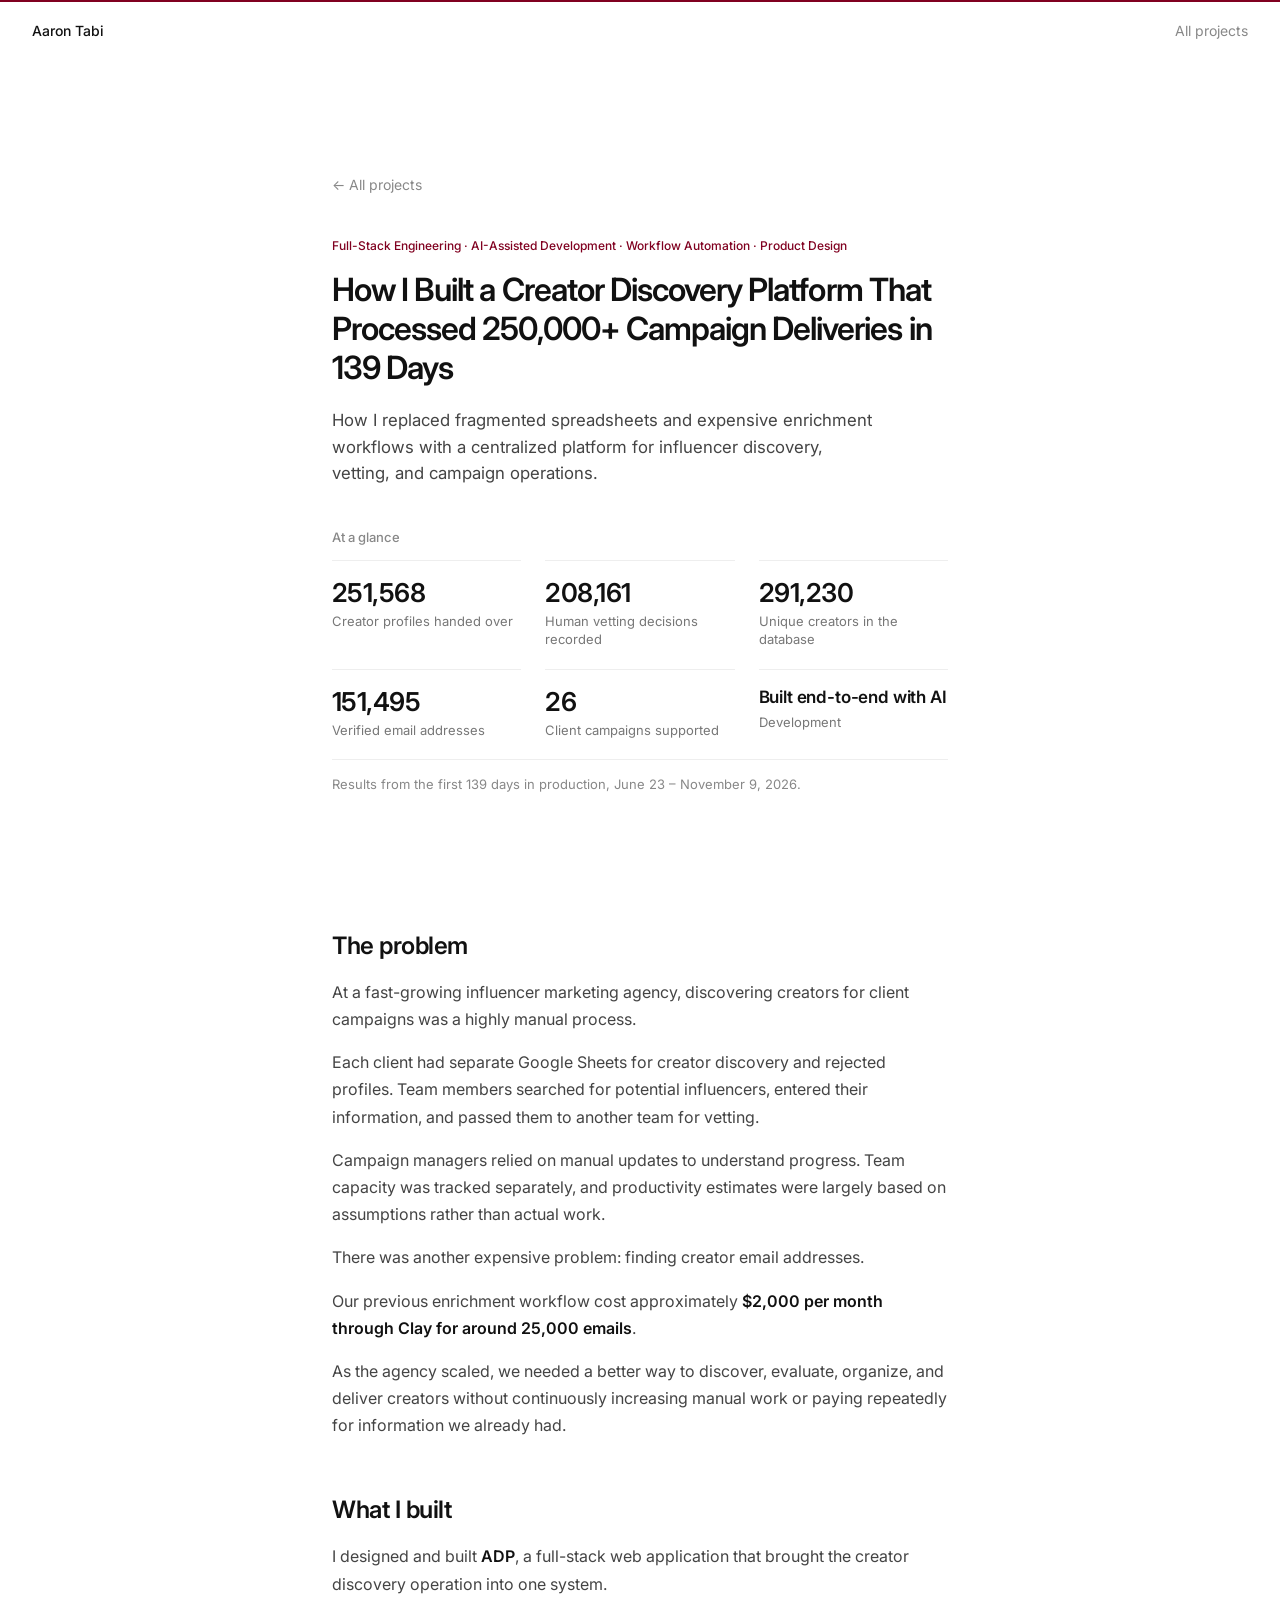
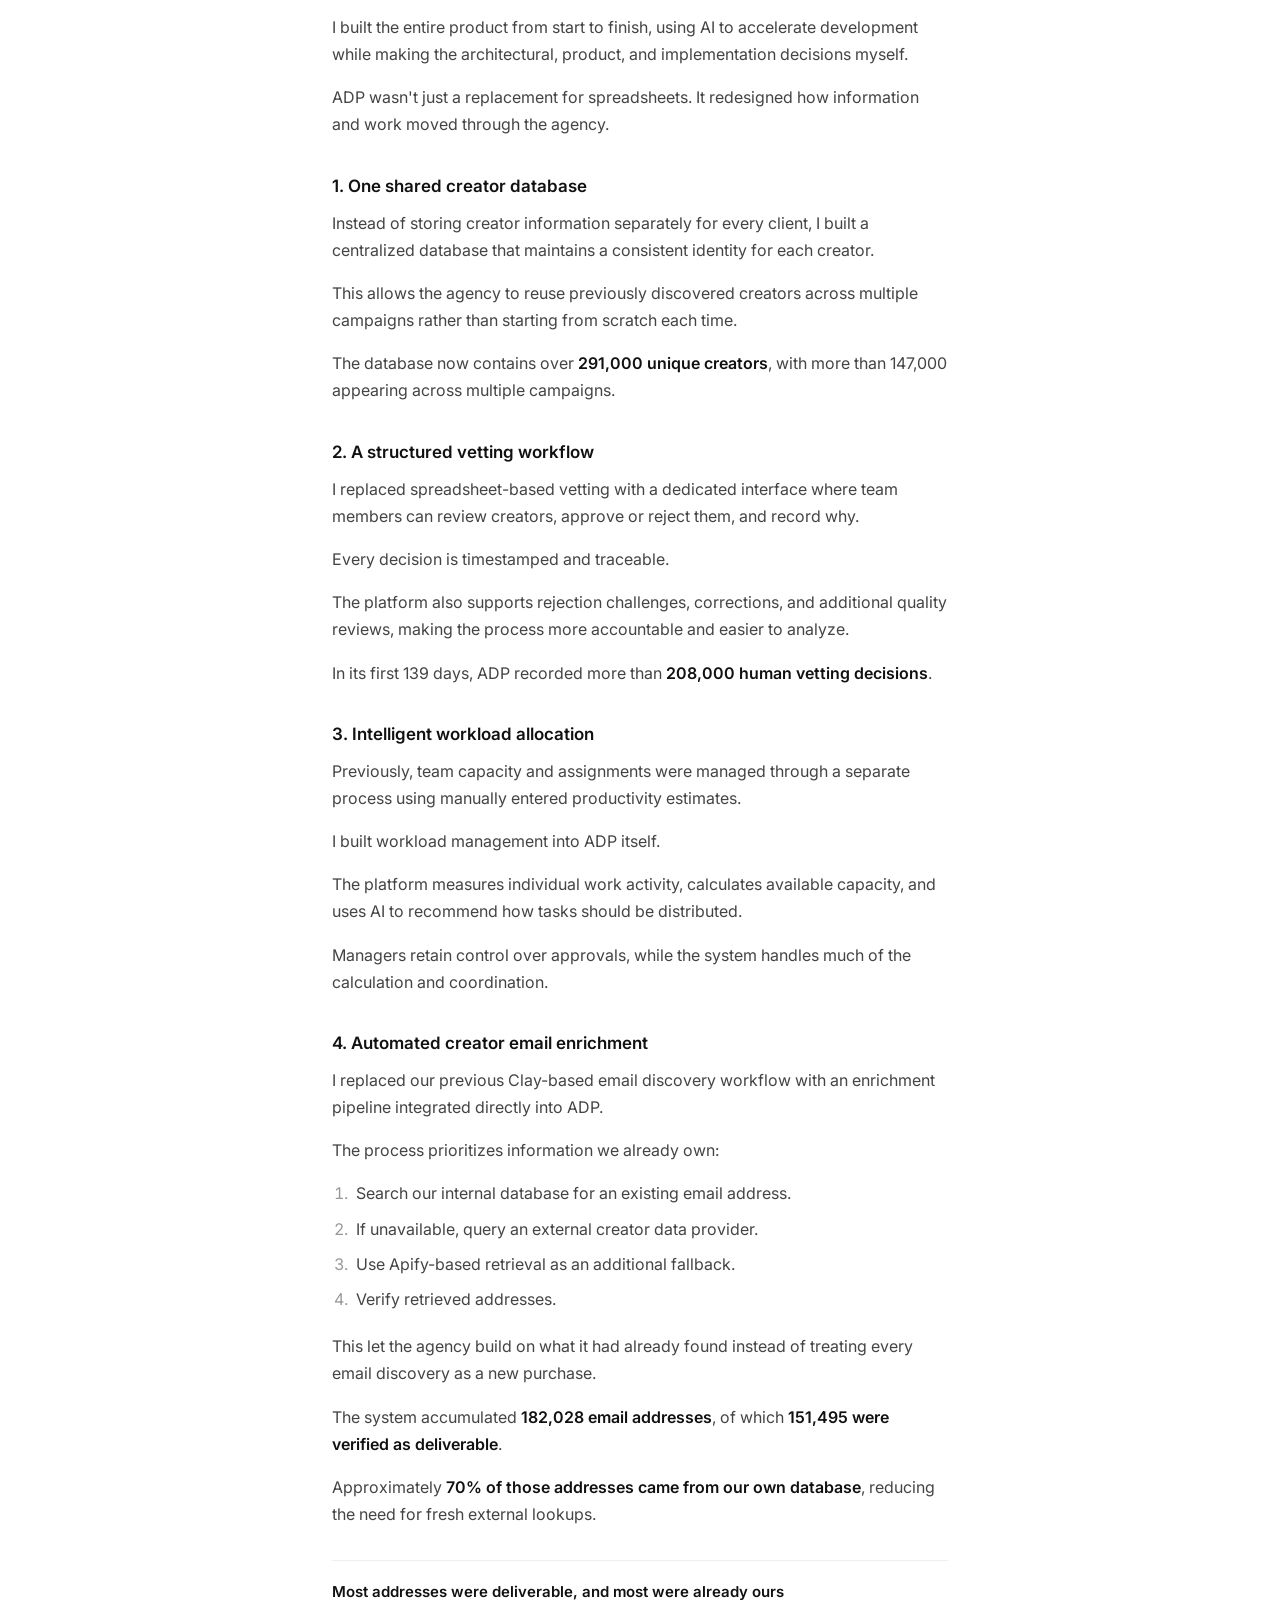
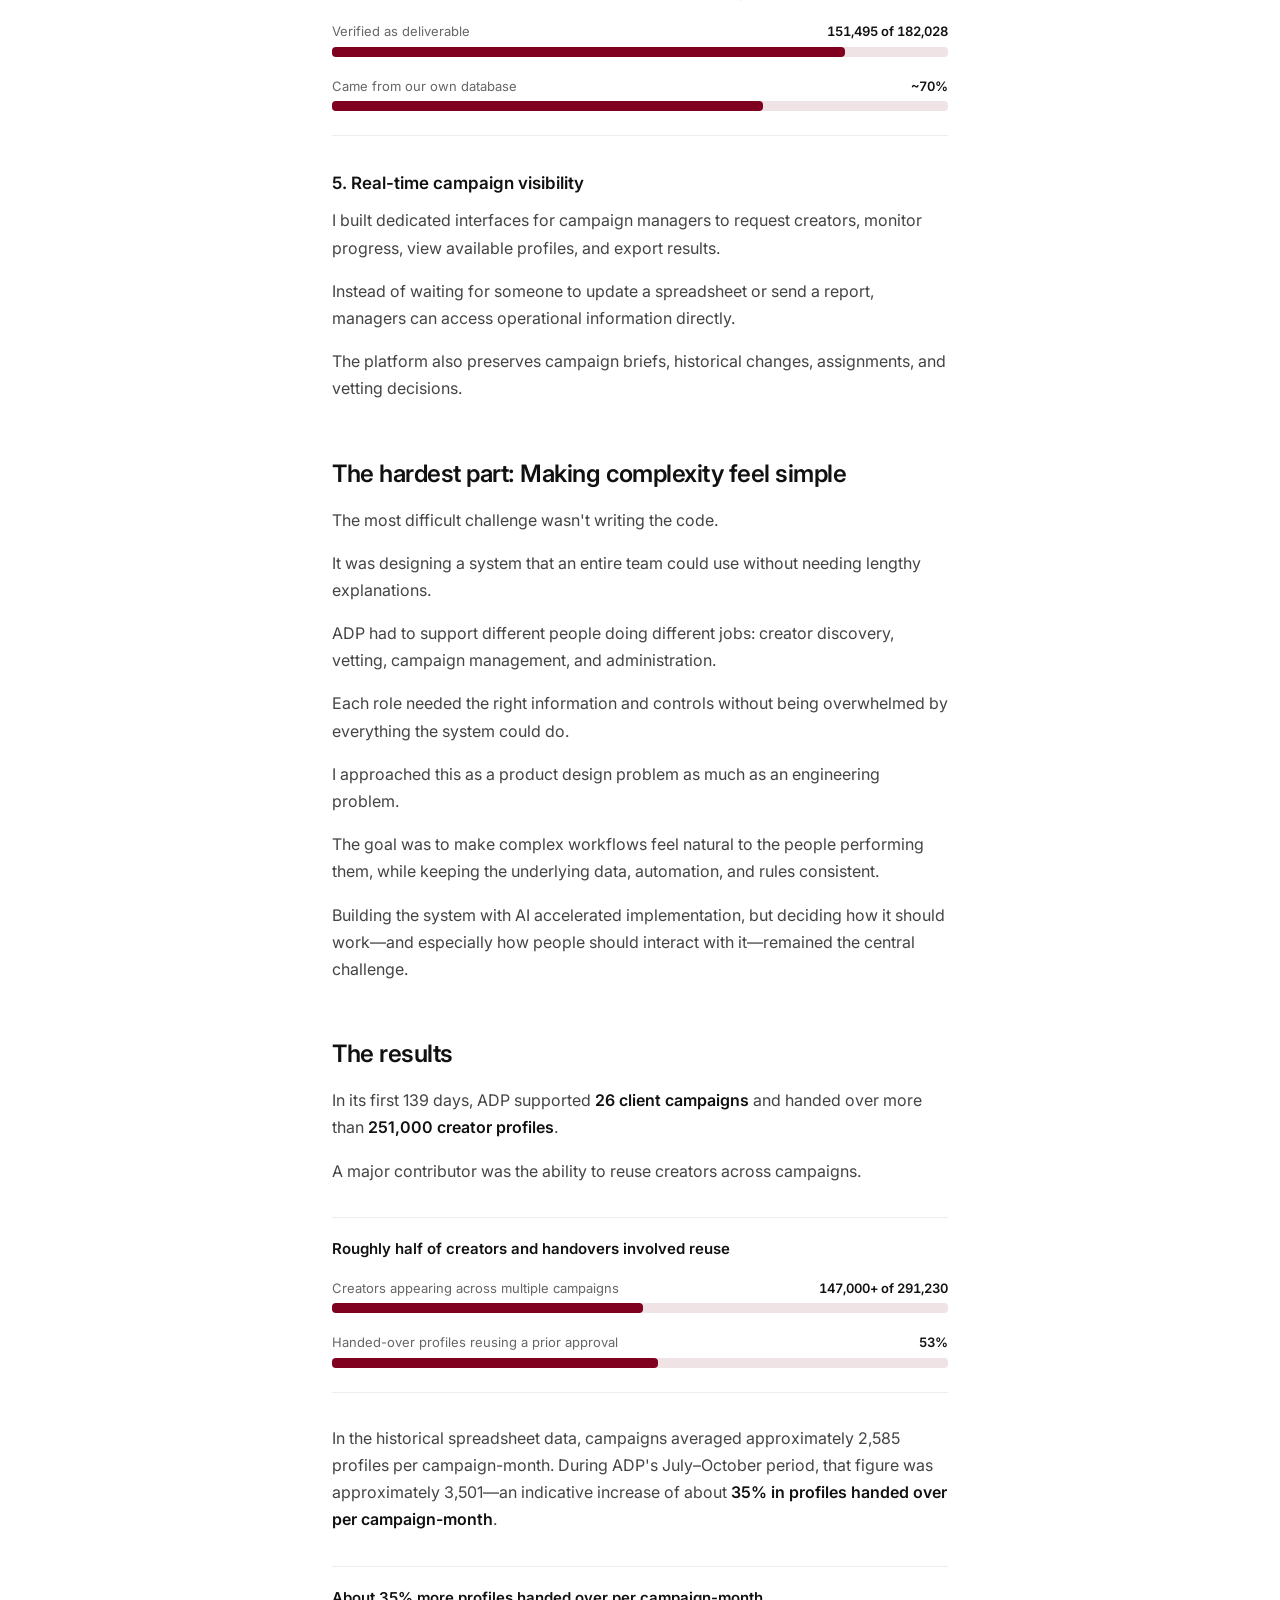
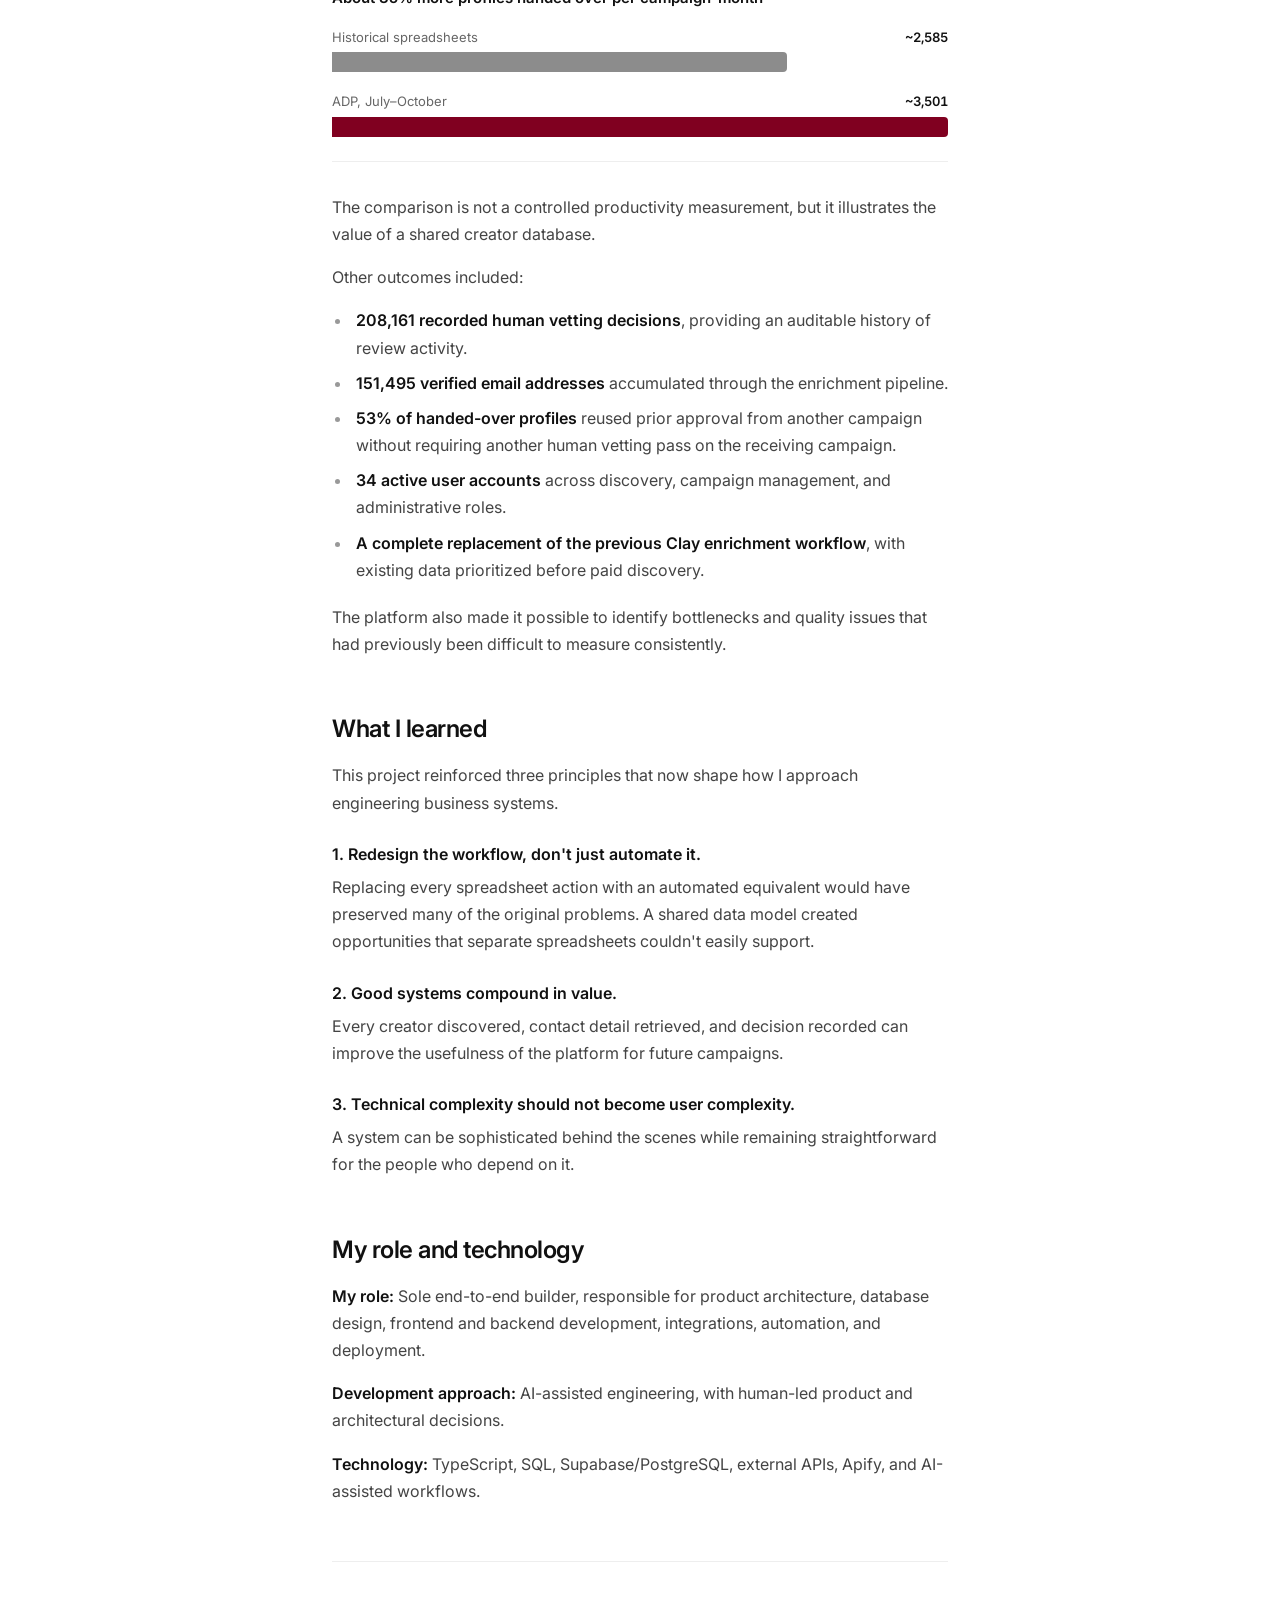
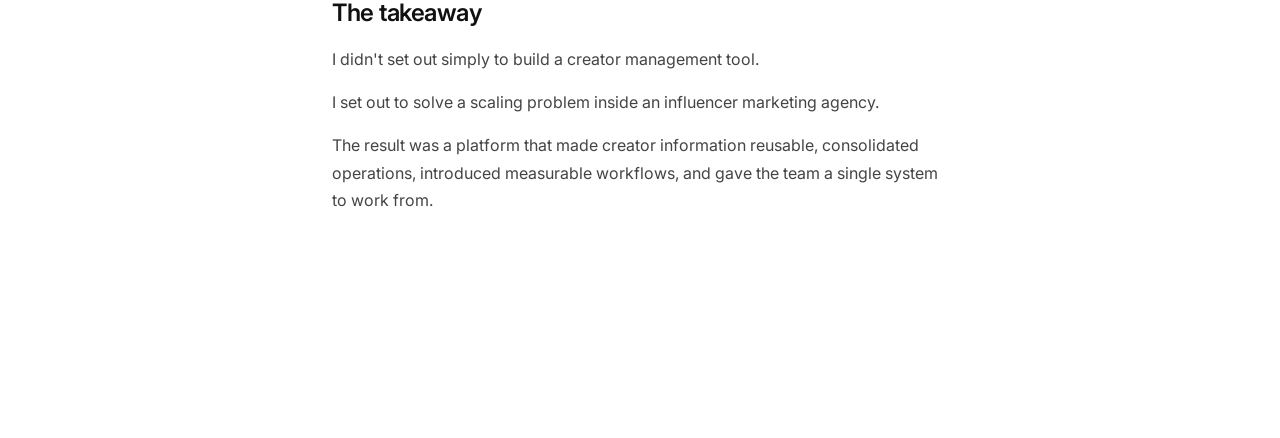
<file: creator-discovery-platform.html>
<!DOCTYPE html>
<html lang="en">

<head>
    <!-- Umami Analytics -->
    <script defer src="https://cloud.umami.is/script.js"
        data-website-id="9504de61-ccac-483d-a3b0-4f2b205542ce"></script>
    <!-- Google tag (gtag.js) -->
    <script async src="https://www.googletagmanager.com/gtag/js?id=G-XPM3ZPX03S"></script>
    <script>
        window.dataLayer = window.dataLayer || [];
        function gtag() { dataLayer.push(arguments); }
        gtag('js', new Date());
        gtag('config', 'G-XPM3ZPX03S');
    </script>
    <meta charset="UTF-8">
    <meta name="viewport" content="width=device-width, initial-scale=1.0">
    <meta name="description"
        content="How I replaced fragmented spreadsheets and expensive enrichment workflows with a centralized platform for influencer discovery, vetting, and campaign operations.">

    <!-- Open Graph -->
    <meta property="og:type" content="article">
    <meta property="og:title" content="How I Built a Creator Discovery Platform That Processed 250,000+ Campaign Deliveries in 139 Days">
    <meta property="og:description"
        content="How I replaced fragmented spreadsheets and expensive enrichment workflows with a centralized platform for influencer discovery, vetting, and campaign operations.">
    <meta property="og:url" content="https://aarontabi.com/creator-discovery-platform.html">
    <meta property="og:image" content="https://aarontabi.com/assets/og-image.png">
    <meta property="og:image:width" content="1200">
    <meta property="og:image:height" content="630">

    <!-- Twitter Card -->
    <meta name="twitter:card" content="summary_large_image">
    <meta name="twitter:site" content="@aaronatabi">
    <meta name="twitter:title" content="How I Built a Creator Discovery Platform That Processed 250,000+ Campaign Deliveries in 139 Days">
    <meta name="twitter:description" content="How I replaced fragmented spreadsheets and expensive enrichment workflows with a centralized platform for influencer discovery, vetting, and campaign operations.">
    <meta name="twitter:image" content="https://aarontabi.com/assets/og-image.png">

    <link rel="canonical" href="https://aarontabi.com/creator-discovery-platform.html">

    <title>How I Built a Creator Discovery Platform — Aaron Tabi</title>

    <link rel="icon"
        href="data:image/svg+xml,<svg xmlns='http://www.w3.org/2000/svg' viewBox='0 0 100 100'><rect width='100' height='100' rx='20' fill='%23111'/><text x='50' y='68' font-family='Inter,system-ui,sans-serif' font-size='48' font-weight='600' fill='white' text-anchor='middle'>AT</text></svg>">

    <link rel="preconnect" href="https://fonts.googleapis.com">
    <link rel="preconnect" href="https://fonts.gstatic.com" crossorigin>
    <link href="https://fonts.googleapis.com/css2?family=Inter:wght@400;500;600&display=swap" rel="stylesheet">

    <link rel="stylesheet" href="css/styles.css?v=8">
    <link rel="stylesheet" href="css/case-study.css?v=4">
</head>

<body>
    <div class="top-line" aria-hidden="true"></div>

    <nav>
        <a href="index.html" class="site-name">Aaron Tabi</a>
        <div></div>
        <a href="index.html#tab=projects" class="nav-side-link">All projects</a>
    </nav>

    <main>
        <article class="project-page case-study">
            <a class="back-link" href="index.html#tab=projects">&larr; All projects</a>

            <header>
                <p class="cs-eyebrow">Full-Stack Engineering · AI-Assisted Development · Workflow Automation · Product Design</p>
                <h1 class="pp-title">How I Built a Creator Discovery Platform That Processed 250,000+ Campaign Deliveries in 139 Days</h1>
                <p class="pp-tagline">How I replaced fragmented spreadsheets and expensive enrichment workflows with a centralized platform for influencer discovery, vetting, and campaign operations.</p>
            </header>

            <section class="cs-glance" aria-labelledby="at-a-glance">
                <h2 id="at-a-glance" class="cs-glance-title">At a glance</h2>
                <dl class="cs-stats">
                    <div><dt>Creator profiles handed over</dt><dd>251,568</dd></div>
                    <div><dt>Human vetting decisions recorded</dt><dd>208,161</dd></div>
                    <div><dt>Unique creators in the database</dt><dd>291,230</dd></div>
                    <div><dt>Verified email addresses</dt><dd>151,495</dd></div>
                    <div><dt>Client campaigns supported</dt><dd>26</dd></div>
                    <div><dt>Development</dt><dd class="cs-stat-text">Built end-to-end with AI</dd></div>
                </dl>
                <p class="cs-note">Results from the first 139 days in production, June 23 – November 9, 2026.</p>
            </section>

            <div class="cs-body">
                <h2>The problem</h2>
                <p>At a fast-growing influencer marketing agency, discovering creators for client campaigns was a highly manual process.</p>
                <p>Each client had separate Google Sheets for creator discovery and rejected profiles. Team members searched for potential influencers, entered their information, and passed them to another team for vetting.</p>
                <p>Campaign managers relied on manual updates to understand progress. Team capacity was tracked separately, and productivity estimates were largely based on assumptions rather than actual work.</p>
                <p>There was another expensive problem: finding creator email addresses.</p>
                <p>Our previous enrichment workflow cost approximately <strong>$2,000 per month through Clay for around 25,000 emails</strong>.</p>
                <p>As the agency scaled, we needed a better way to discover, evaluate, organize, and deliver creators without continuously increasing manual work or paying repeatedly for information we already had.</p>

                <h2>What I built</h2>
                <p>I designed and built <strong>ADP</strong>, a full-stack web application that brought the creator discovery operation into one system.</p>
                <p>I built the entire product from start to finish, using AI to accelerate development while making the architectural, product, and implementation decisions myself.</p>
                <p>ADP wasn't just a replacement for spreadsheets. It redesigned how information and work moved through the agency.</p>

                <h3>1. One shared creator database</h3>
                <p>Instead of storing creator information separately for every client, I built a centralized database that maintains a consistent identity for each creator.</p>
                <p>This allows the agency to reuse previously discovered creators across multiple campaigns rather than starting from scratch each time.</p>
                <p>The database now contains over <strong>291,000 unique creators</strong>, with more than 147,000 appearing across multiple campaigns.</p>

                <h3>2. A structured vetting workflow</h3>
                <p>I replaced spreadsheet-based vetting with a dedicated interface where team members can review creators, approve or reject them, and record why.</p>
                <p>Every decision is timestamped and traceable.</p>
                <p>The platform also supports rejection challenges, corrections, and additional quality reviews, making the process more accountable and easier to analyze.</p>
                <p>In its first 139 days, ADP recorded more than <strong>208,000 human vetting decisions</strong>.</p>

                <h3>3. Intelligent workload allocation</h3>
                <p>Previously, team capacity and assignments were managed through a separate process using manually entered productivity estimates.</p>
                <p>I built workload management into ADP itself.</p>
                <p>The platform measures individual work activity, calculates available capacity, and uses AI to recommend how tasks should be distributed.</p>
                <p>Managers retain control over approvals, while the system handles much of the calculation and coordination.</p>

                <h3>4. Automated creator email enrichment</h3>
                <p>I replaced our previous Clay-based email discovery workflow with an enrichment pipeline integrated directly into ADP.</p>
                <p>The process prioritizes information we already own:</p>
                <ol>
                    <li>Search our internal database for an existing email address.</li>
                    <li>If unavailable, query an external creator data provider.</li>
                    <li>Use Apify-based retrieval as an additional fallback.</li>
                    <li>Verify retrieved addresses.</li>
                </ol>
                <p>This let the agency build on what it had already found instead of treating every email discovery as a new purchase.</p>
                <p>The system accumulated <strong>182,028 email addresses</strong>, of which <strong>151,495 were verified as deliverable</strong>.</p>
                <p>Approximately <strong>70% of those addresses came from our own database</strong>, reducing the need for fresh external lookups.</p>

                <figure class="cs-figure">
                    <figcaption class="cs-fig-title">Most addresses were deliverable, and most were already ours</figcaption>
                    <div class="cs-mark" tabindex="0" data-tip-value="151,495 of 182,028" data-tip-label="83% of accumulated addresses verified as deliverable">
                        <div class="cs-mark-head"><span>Verified as deliverable</span><span class="cs-mark-value">151,495 of 182,028</span></div>
                        <div class="cs-track"><div class="cs-fill" style="width: 83.2%"></div></div>
                    </div>
                    <div class="cs-mark" tabindex="0" data-tip-value="Approximately 70%" data-tip-label="of addresses came from our own database">
                        <div class="cs-mark-head"><span>Came from our own database</span><span class="cs-mark-value">~70%</span></div>
                        <div class="cs-track"><div class="cs-fill" style="width: 70%"></div></div>
                    </div>
                </figure>

                <h3>5. Real-time campaign visibility</h3>
                <p>I built dedicated interfaces for campaign managers to request creators, monitor progress, view available profiles, and export results.</p>
                <p>Instead of waiting for someone to update a spreadsheet or send a report, managers can access operational information directly.</p>
                <p>The platform also preserves campaign briefs, historical changes, assignments, and vetting decisions.</p>

                <h2>The hardest part: Making complexity feel simple</h2>
                <p>The most difficult challenge wasn't writing the code.</p>
                <p>It was designing a system that an entire team could use without needing lengthy explanations.</p>
                <p>ADP had to support different people doing different jobs: creator discovery, vetting, campaign management, and administration.</p>
                <p>Each role needed the right information and controls without being overwhelmed by everything the system could do.</p>
                <p>I approached this as a product design problem as much as an engineering problem.</p>
                <p>The goal was to make complex workflows feel natural to the people performing them, while keeping the underlying data, automation, and rules consistent.</p>
                <p>Building the system with AI accelerated implementation, but deciding how it should work—and especially how people should interact with it—remained the central challenge.</p>

                <h2>The results</h2>
                <p>In its first 139 days, ADP supported <strong>26 client campaigns</strong> and handed over more than <strong>251,000 creator profiles</strong>.</p>
                <p>A major contributor was the ability to reuse creators across campaigns.</p>

                <figure class="cs-figure">
                    <figcaption class="cs-fig-title">Roughly half of creators and handovers involved reuse</figcaption>
                    <div class="cs-mark" tabindex="0" data-tip-value="147,000+ of 291,230" data-tip-label="unique creators appear across multiple campaigns">
                        <div class="cs-mark-head"><span>Creators appearing across multiple campaigns</span><span class="cs-mark-value">147,000+ of 291,230</span></div>
                        <div class="cs-track"><div class="cs-fill" style="width: 50.5%"></div></div>
                    </div>
                    <div class="cs-mark" tabindex="0" data-tip-value="53%" data-tip-label="of handed-over profiles reused prior approval from another campaign">
                        <div class="cs-mark-head"><span>Handed-over profiles reusing a prior approval</span><span class="cs-mark-value">53%</span></div>
                        <div class="cs-track"><div class="cs-fill" style="width: 53%"></div></div>
                    </div>
                </figure>

                <p>In the historical spreadsheet data, campaigns averaged approximately 2,585 profiles per campaign-month. During ADP's July–October period, that figure was approximately 3,501—an indicative increase of about <strong>35% in profiles handed over per campaign-month</strong>.</p>

                <figure class="cs-figure">
                    <figcaption class="cs-fig-title">About 35% more profiles handed over per campaign-month</figcaption>
                    <div class="cs-plot">
                        <div class="cs-mark" tabindex="0" data-tip-value="~2,585" data-tip-label="profiles per campaign-month, historical spreadsheets">
                            <div class="cs-mark-head"><span>Historical spreadsheets</span><span class="cs-mark-value">~2,585</span></div>
                            <div class="cs-bar cs-bar-muted" style="width: 73.8%"></div>
                        </div>
                        <div class="cs-mark" tabindex="0" data-tip-value="~3,501" data-tip-label="profiles per campaign-month, ADP, July–October">
                            <div class="cs-mark-head"><span>ADP, July–October</span><span class="cs-mark-value">~3,501</span></div>
                            <div class="cs-bar" style="width: 100%"></div>
                        </div>
                    </div>
                </figure>

                <p>The comparison is not a controlled productivity measurement, but it illustrates the value of a shared creator database.</p>
                <p>Other outcomes included:</p>
                <ul>
                    <li><strong>208,161 recorded human vetting decisions</strong>, providing an auditable history of review activity.</li>
                    <li><strong>151,495 verified email addresses</strong> accumulated through the enrichment pipeline.</li>
                    <li><strong>53% of handed-over profiles</strong> reused prior approval from another campaign without requiring another human vetting pass on the receiving campaign.</li>
                    <li><strong>34 active user accounts</strong> across discovery, campaign management, and administrative roles.</li>
                    <li><strong>A complete replacement of the previous Clay enrichment workflow</strong>, with existing data prioritized before paid discovery.</li>
                </ul>
                <p>The platform also made it possible to identify bottlenecks and quality issues that had previously been difficult to measure consistently.</p>

                <h2>What I learned</h2>
                <p>This project reinforced three principles that now shape how I approach engineering business systems.</p>
                <p class="cs-principle">1. Redesign the workflow, don't just automate it.</p>
                <p>Replacing every spreadsheet action with an automated equivalent would have preserved many of the original problems. A shared data model created opportunities that separate spreadsheets couldn't easily support.</p>
                <p class="cs-principle">2. Good systems compound in value.</p>
                <p>Every creator discovered, contact detail retrieved, and decision recorded can improve the usefulness of the platform for future campaigns.</p>
                <p class="cs-principle">3. Technical complexity should not become user complexity.</p>
                <p>A system can be sophisticated behind the scenes while remaining straightforward for the people who depend on it.</p>

                <h2>My role and technology</h2>
                <p><strong>My role:</strong> Sole end-to-end builder, responsible for product architecture, database design, frontend and backend development, integrations, automation, and deployment.</p>
                <p><strong>Development approach:</strong> AI-assisted engineering, with human-led product and architectural decisions.</p>
                <p><strong>Technology:</strong> TypeScript, SQL, Supabase/PostgreSQL, external APIs, Apify, and AI-assisted workflows.</p>

                <section class="cs-takeaway" aria-labelledby="takeaway">
                    <h2 id="takeaway">The takeaway</h2>
                    <p>I didn't set out simply to build a creator management tool.</p>
                    <p>I set out to solve a scaling problem inside an influencer marketing agency.</p>
                    <p>The result was a platform that made creator information reusable, consolidated operations, introduced measurable workflows, and gave the team a single system to work from.</p>
                </section>
            </div>
        </article>
    </main>

    <div class="cs-tooltip" id="cs-tooltip" role="status" hidden><strong></strong><span></span></div>

    <script>
        try {
            if (window.gtag) gtag('event', 'project_page_view', { project: 'Creator Discovery Platform' });
            window.addEventListener('load', function () {
                if (window.umami && umami.track) umami.track('project_page_view', { project: 'Creator Discovery Platform' });
            });
        } catch (e) { }
    </script>
    <script src="js/case-study.js"></script>
</body>

</html>
</file>
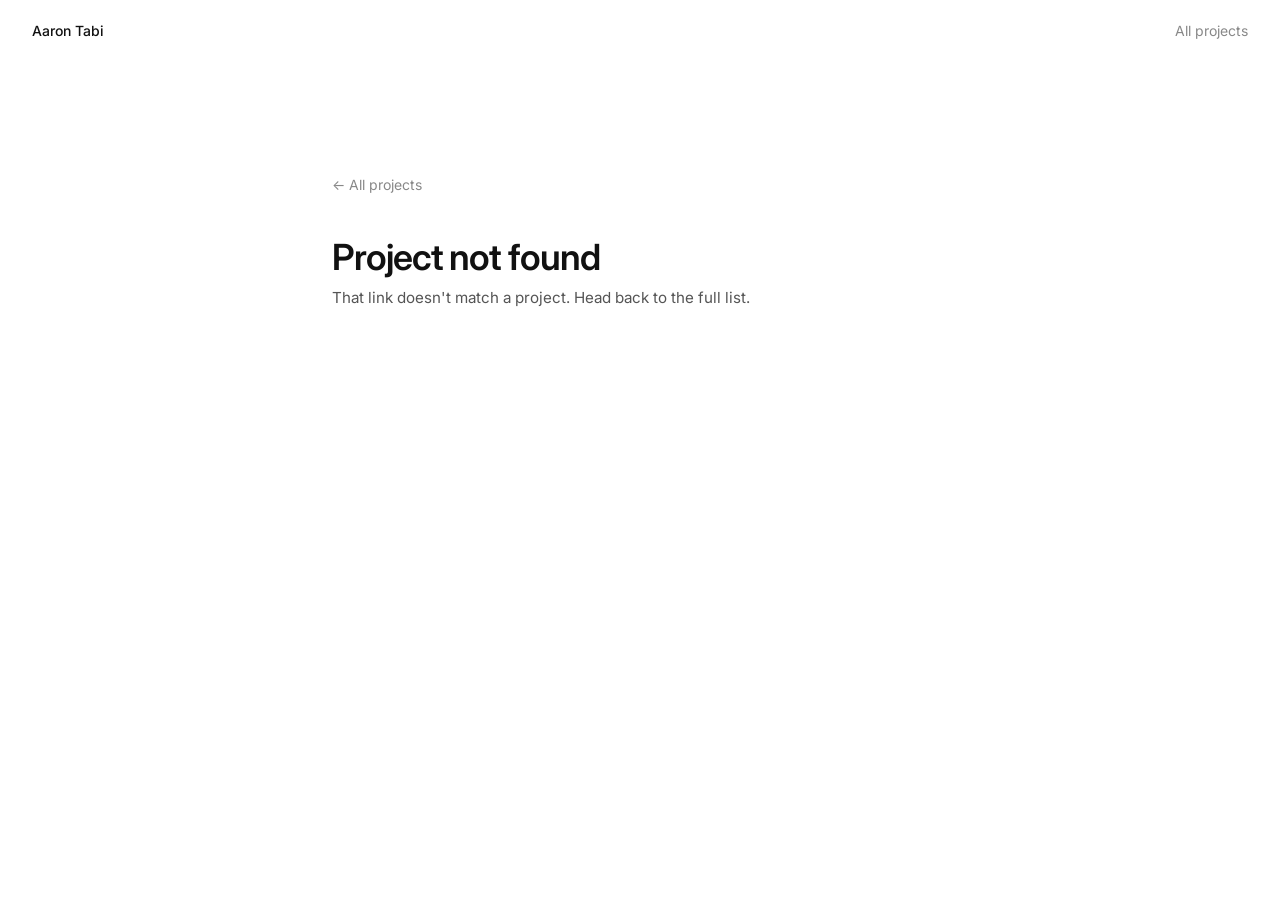
<file: project.html>
<!DOCTYPE html>
<html lang="en">

<head>
    <!-- Umami Analytics -->
    <script defer src="https://cloud.umami.is/script.js"
        data-website-id="9504de61-ccac-483d-a3b0-4f2b205542ce"></script>
    <!-- Google tag (gtag.js) -->
    <script async src="https://www.googletagmanager.com/gtag/js?id=G-XPM3ZPX03S"></script>
    <script>
        window.dataLayer = window.dataLayer || [];
        function gtag() { dataLayer.push(arguments); }
        gtag('js', new Date());
        gtag('config', 'G-XPM3ZPX03S');
    </script>
    <meta charset="UTF-8">
    <meta name="viewport" content="width=device-width, initial-scale=1.0">
    <meta name="description" content="A project by Aaron Tabi — AI, automation and systems work.">

    <title>Aaron Tabi — Project</title>

    <link rel="icon"
        href="data:image/svg+xml,<svg xmlns='http://www.w3.org/2000/svg' viewBox='0 0 100 100'><rect width='100' height='100' rx='20' fill='%23111'/><text x='50' y='68' font-family='Inter,system-ui,sans-serif' font-size='48' font-weight='600' fill='white' text-anchor='middle'>AT</text></svg>">

    <link rel="preconnect" href="https://fonts.googleapis.com">
    <link rel="preconnect" href="https://fonts.gstatic.com" crossorigin>
    <link href="https://fonts.googleapis.com/css2?family=Inter:wght@400;500;600&display=swap" rel="stylesheet">

    <link rel="stylesheet" href="css/styles.css">
</head>

<body>
    <nav>
        <a href="index.html" class="site-name">Aaron Tabi</a>
        <div></div>
        <a href="index.html#tab=projects" class="nav-side-link">All projects</a>
    </nav>

    <main>
        <article class="project-page" id="project-page">
            <p class="pp-detail">Loading&hellip;</p>
        </article>
    </main>

    <script src="js/projects.js"></script>
    <script>
        (function renderProjectPage() {
            const esc = s => String(s).replace(/[&<>"']/g, c => ({ '&': '&amp;', '<': '&lt;', '>': '&gt;', '"': '&quot;', "'": '&#39;' }[c]));
            const root = document.getElementById('project-page');
            const slug = new URLSearchParams(location.search).get('p');
            const p = (window.PROJECTS || []).find(x => x.slug === slug);

            if (!p) {
                document.title = 'Aaron Tabi — Project not found';
                root.innerHTML = `
                    <a class="back-link" href="index.html#tab=projects">&larr; All projects</a>
                    <h1 class="pp-title">Project not found</h1>
                    <p class="pp-detail">That link doesn't match a project. Head back to the full list.</p>`;
                return;
            }

            document.title = 'Aaron Tabi — ' + p.name;
            try {
                if (window.gtag) gtag('event', 'project_page_view', { project: p.name });
                if (window.umami && umami.track) umami.track('project_page_view', { project: p.name });
            } catch (e) { }

            const tags = (p.tags || []).map(t => `<span class="tag">${esc(t)}</span>`).join('');
            const link = p.link && p.link.url
                ? `<a class="project-link" href="${esc(p.link.url)}"${/^https?:/.test(p.link.url) ? ' target="_blank" rel="noopener"' : ''}>${esc(p.link.label || 'View')} &rarr;</a>`
                : '';
            const updates = (p.updates && p.updates.length)
                ? `<section class="pp-updates">
                        <h2>Updates</h2>
                        ${p.updates.map(u => `
                        <div class="update-item">
                            <div class="update-date">${esc(u.date)}</div>
                            <p>${esc(u.note)}</p>
                        </div>`).join('')}
                    </section>`
                : '';

            root.innerHTML = `
                <a class="back-link" href="index.html#tab=projects">&larr; All projects</a>
                <h1 class="pp-title">${esc(p.name)}</h1>
                ${p.year ? `<p class="pp-meta">${esc(p.year)}</p>` : ''}
                <p class="pp-tagline">${esc(p.tagline || '')}</p>
                <p class="pp-detail">${esc(p.detail || '')}</p>
                ${p.highlights && p.highlights.length ? `<ul class="project-highlights">${p.highlights.map(h => `<li>${esc(h)}</li>`).join('')}</ul>` : ''}
                ${tags ? `<div class="project-tags">${tags}</div>` : ''}
                ${link}
                ${updates}`;
        })();
    </script>
</body>

</html>
</file>
<file: css/styles.css>
/* ========================================
   Reset
   ======================================== */

*, *::before, *::after {
    box-sizing: border-box;
    margin: 0;
    padding: 0;
}

/* ========================================
   Base
   ======================================== */

body {
    font-family: 'Inter', -apple-system, BlinkMacSystemFont, sans-serif;
    background: #fff;
    color: #111;
    font-size: 1rem;
    line-height: 1.6;
    -webkit-font-smoothing: antialiased;
    overflow-x: hidden;
}

a {
    color: inherit;
    text-decoration: none;
}

/* ========================================
   Navigation
   ======================================== */

nav {
    position: fixed;
    top: 0;
    left: 0;
    right: 0;
    display: grid;
    grid-template-columns: 1fr auto 1fr;
    align-items: center;
    padding: 1.25rem 2rem;
    background: rgba(255, 255, 255, 0.92);
    backdrop-filter: blur(10px);
    -webkit-backdrop-filter: blur(10px);
    z-index: 100;
}

.site-name {
    justify-self: start;
    font-size: 0.875rem;
    font-weight: 500;
    color: #111;
    transition: opacity 0.15s;
}

.site-name:hover {
    opacity: 0.6;
}

.local-time {
    justify-self: end;
    display: flex;
    align-items: center;
    white-space: nowrap;
    font-size: 0.8125rem;
    color: #888;
    font-variant-numeric: tabular-nums;
}

.local-time-dot {
    width: 7px;
    height: 7px;
    margin-right: 0.5rem;
    border-radius: 50%;
    background: #c4c4c4;
    transition: background-color 0.3s;
}

.local-time[data-daytime="true"] .local-time-dot {
    background: #22a55a;
    box-shadow: 0 0 0 3px rgba(34, 165, 90, 0.15);
    animation: daylight 3s ease-in-out infinite;
}

@keyframes daylight {
    50% { box-shadow: 0 0 0 5px rgba(34, 165, 90, 0.05); }
}

/* ========================================
   Tabs (Home / Projects)
   ======================================== */

.tabs {
    justify-self: center;
    display: flex;
    gap: 4px;
    background: #f3f3f3;
    padding: 4px;
    border-radius: 999px;
    border: 1px solid #eaeaea;
}

.tab-link {
    font-family: inherit;
    font-size: 0.8125rem;
    font-weight: 500;
    color: #888;
    background: transparent;
    border: none;
    padding: 0.5rem 1.25rem;
    border-radius: 999px;
    cursor: pointer;
    transition: background 0.2s ease, color 0.2s ease;
}

.tab-link:hover {
    color: #111;
}

.tab-link.active {
    background: #111;
    color: #fff;
}

/* ========================================
   Tab Panels
   ======================================== */

.tab-panel {
    display: none;
}

.tab-panel.active {
    display: block;
    animation: fadeIn 0.3s ease-out;
}

@keyframes fadeIn {
    from { opacity: 0; transform: translateY(6px); }
    to   { opacity: 1; transform: translateY(0); }
}

/* ========================================
   Layout
   ======================================== */

main {
    max-width: 680px;
    margin: 0 auto;
    padding: 0 2rem;
}

/* ========================================
   Statement (Home)
   ======================================== */

/* Home fits one screen: statement in the middle, contact pinned to the bottom */
#tab-home.active {
    display: flex;
    flex-direction: column;
    min-height: 100vh;
    min-height: 100svh;
}

.statement {
    flex: 1;
    display: flex;
    flex-direction: column;
    justify-content: center;
    padding: calc(4rem + 60px) 0 4rem;
}

.statement h1 {
    font-size: 2.5rem;
    font-weight: 600;
    line-height: 1.15;
    letter-spacing: -0.035em;
    color: #111;
    margin-bottom: 2rem;
}

.statement h1 span {
    display: block;
}

.statement-muted {
    color: #c2c2c2;
}

.statement-body {
    font-size: 1rem;
    color: #666;
    line-height: 1.7;
    max-width: 520px;
}

.building-line {
    margin-top: 1.25rem;
    font-size: 1rem;
    font-weight: 600;
    color: #111;
}

.building-line a {
    color: #800020;
    font-weight: 700;
    text-decoration: underline;
    text-underline-offset: 3px;
    text-decoration-color: rgba(128, 0, 32, 0.4);
    transition: text-decoration-color 0.15s;
}

.building-line a:hover {
    text-decoration-color: #800020;
}

section {
    padding-top: 0;
    padding-bottom: 5rem;
}

/* ========================================
   Top line (top edge of the window)
   ======================================== */

.top-line {
    position: fixed;
    top: 0;
    left: 0;
    right: 0;
    height: 2px;
    background: #800020;
    z-index: 101;
}

/* ========================================
   Contact
   ======================================== */

.contact {
    padding: 1.75rem 0 2.25rem;
    border-top: 1px solid #eee;
}

.contact-bar {
    display: flex;
    align-items: center;
    justify-content: space-between;
    gap: 1rem;
}

.contact-toggle {
    font-family: inherit;
    font-size: 1.375rem;
    font-weight: 500;
    letter-spacing: -0.02em;
    color: #111;
    background: none;
    border: 0;
    padding: 0;
    cursor: pointer;
}

.contact-toggle-icon {
    display: inline-block;
    transition: transform 0.2s ease;
}

.contact-toggle:hover .contact-toggle-icon {
    transform: translateX(3px);
}

.contact-toggle[aria-expanded="true"] .contact-toggle-icon {
    transform: rotate(90deg);
}

.contact-form {
    display: grid;
    gap: 0.75rem;
    margin-bottom: 1.75rem;
    animation: fadeIn 0.25s ease-out;
}

.contact-form[hidden] {
    display: none;
}

.contact-row {
    display: grid;
    grid-template-columns: 1fr 1fr;
    gap: 0.75rem;
}

.contact-form input,
.contact-form textarea {
    width: 100%;
    font: inherit;
    font-size: 0.95rem;
    color: #111;
    background: #fafafa;
    border: 1px solid #ececec;
    border-radius: 10px;
    padding: 0.7rem 0.85rem;
    resize: vertical;
    transition: border-color 0.15s, background-color 0.15s;
}

.contact-form input::placeholder,
.contact-form textarea::placeholder {
    color: #aaa;
}

.contact-form input:focus,
.contact-form textarea:focus {
    outline: none;
    background: #fff;
    border-color: #111;
}

.contact-actions {
    display: flex;
    align-items: center;
    gap: 1rem;
}

.contact-send {
    font-family: inherit;
    font-size: 0.875rem;
    font-weight: 500;
    color: #fff;
    background: #111;
    border: 0;
    border-radius: 999px;
    padding: 0.55rem 1.4rem;
    cursor: pointer;
    transition: opacity 0.15s;
}

.contact-send:hover {
    opacity: 0.85;
}

.contact-send:disabled {
    opacity: 0.5;
    cursor: default;
}

.contact-status {
    font-size: 0.8125rem;
    color: #888;
}

.contact-status[data-state="ok"] {
    color: #22a55a;
}

.contact-status[data-state="error"] {
    color: #800020;
}

.social {
    display: flex;
    gap: 1.25rem;
}

.social a {
    display: block;
    color: #111;
    transition: opacity 0.15s;
}

.social a:hover {
    opacity: 0.55;
}

.social svg {
    display: block;
    width: 20px;
    height: 20px;
    fill: currentColor;
}

/* Hidden from people, visible to form-filling bots */
.hp {
    position: absolute;
    left: -9999px;
}

.sr-only {
    position: absolute;
    width: 1px;
    height: 1px;
    overflow: hidden;
    clip: rect(0 0 0 0);
    white-space: nowrap;
}

/* ========================================
   Projects
   ======================================== */

.projects {
    padding-top: calc(7rem + 60px);
    padding-bottom: 8rem;
}

.projects-title {
    font-size: 2.25rem;
    font-weight: 600;
    line-height: 1.2;
    letter-spacing: -0.03em;
    color: #111;
    margin-bottom: 0.75rem;
}

.projects-intro {
    font-size: 1rem;
    color: #666;
    margin-bottom: 3rem;
}

/* One-word label naming the bottleneck a project removed */
.constraint {
    font-size: 0.6875rem;
    font-weight: 600;
    letter-spacing: 0.08em;
    text-transform: uppercase;
    color: #aaa;
}

/* Featured projects */
.project-featured {
    margin-bottom: 4rem;
}

.feature {
    display: grid;
    gap: 0.35rem;
    padding: 1.75rem 0;
    border-top: 1px solid #eee;
}

.feature:last-child {
    border-bottom: 1px solid #eee;
}

.feature .constraint {
    color: #800020;
}

.feature-name {
    font-size: 1.375rem;
    font-weight: 600;
    letter-spacing: -0.02em;
    color: #111;
}

.feature-outcome {
    font-size: 1rem;
    color: #666;
    line-height: 1.6;
    max-width: 540px;
}

.feature-cta {
    margin-top: 0.4rem;
    font-size: 0.875rem;
    font-weight: 500;
    color: #800020;
}

.arrow {
    display: inline-block;
    font-weight: 400;
    color: #bbb;
    transition: transform 0.2s ease, color 0.2s ease;
}

.feature:hover .arrow {
    transform: translateX(4px);
    color: #111;
}

/* Everything else, one row each */
.project-more-title {
    display: inline-flex;
    align-items: center;
    gap: 0.5rem;
    padding: 0.5rem 0;
    font-size: 0.875rem;
    font-weight: 500;
    color: #666;
    cursor: pointer;
    list-style: none;
    transition: color 0.15s;
}

.project-more-title::-webkit-details-marker {
    display: none;
}

.project-more-title::after {
    content: "";
    width: 6px;
    height: 6px;
    margin-top: -3px;
    border-right: 1.5px solid currentColor;
    border-bottom: 1.5px solid currentColor;
    transform: rotate(45deg);
    transition: transform 0.15s;
}

.project-more[open] .project-more-title::after {
    margin-top: 3px;
    transform: rotate(-135deg);
}

.project-more[open] .project-more-title {
    margin-bottom: 0.75rem;
}

.project-more-title:hover {
    color: #111;
}

.project-list {
    list-style: none;
}

.project-row {
    display: grid;
    grid-template-columns: 6.5rem minmax(0, 1fr);
    grid-template-areas:
        "label name"
        "label outcome";
    column-gap: 1rem;
    row-gap: 0.15rem;
    padding: 1rem 0;
    border-top: 1px solid #f0f0f0;
}

.project-list li:last-child .project-row {
    border-bottom: 1px solid #f0f0f0;
}

.project-row .constraint {
    grid-area: label;
    padding-top: 0.3rem;
}

.project-row-name {
    grid-area: name;
    font-size: 0.95rem;
    font-weight: 500;
    color: #111;
}

.project-row-outcome {
    grid-area: outcome;
    font-size: 0.875rem;
    color: #888;
    line-height: 1.55;
    transition: color 0.15s;
}

.project-row:hover .project-row-name {
    text-decoration: underline;
    text-underline-offset: 3px;
    text-decoration-color: #ccc;
}

.project-row:hover .project-row-outcome {
    color: #555;
}

.project-highlights {
    list-style: none;
    margin: 0 0 1.5rem;
    padding: 0;
}

.project-highlights li {
    position: relative;
    padding-left: 1.1rem;
    font-size: 0.875rem;
    color: #555;
    line-height: 1.6;
    margin-bottom: 0.5rem;
}

.project-highlights li::before {
    content: "";
    position: absolute;
    left: 0;
    top: 0.55em;
    width: 4px;
    height: 4px;
    border-radius: 50%;
    background: #bbb;
}

.project-tags {
    display: flex;
    flex-wrap: wrap;
    gap: 0.5rem;
    margin-bottom: 1.25rem;
}

.tag {
    font-size: 0.75rem;
    color: #666;
    background: #f4f4f4;
    padding: 0.25rem 0.6rem;
    border-radius: 999px;
}

.project-link {
    font-size: 0.875rem;
    color: #111;
    text-decoration: underline;
    text-underline-offset: 3px;
    text-decoration-color: #ccc;
    transition: text-decoration-color 0.15s;
}

.project-link:hover {
    text-decoration-color: #111;
}

.project-links {
    display: flex;
    gap: 1.5rem;
}

/* ========================================
   Project detail page (project.html)
   ======================================== */

.nav-side-link {
    justify-self: end;
    font-size: 0.875rem;
    color: #888;
    transition: color 0.15s;
}

.nav-side-link:hover {
    color: #111;
}

.project-page {
    padding-top: calc(7rem + 60px);
    padding-bottom: 8rem;
}

.back-link {
    display: inline-block;
    font-size: 0.875rem;
    color: #888;
    margin-bottom: 2.5rem;
    transition: color 0.15s;
}

.back-link:hover {
    color: #111;
}

.pp-title {
    font-size: 2.25rem;
    font-weight: 600;
    line-height: 1.2;
    letter-spacing: -0.03em;
    color: #111;
    margin-bottom: 0.35rem;
}

.pp-meta {
    font-size: 0.85rem;
    color: #aaa;
    margin-bottom: 1.75rem;
}

.pp-tagline {
    font-size: 1.05rem;
    color: #444;
    line-height: 1.6;
    margin-bottom: 1.5rem;
    max-width: 540px;
}

.pp-detail {
    font-size: 0.95rem;
    color: #555;
    line-height: 1.7;
    margin-bottom: 1.5rem;
    max-width: 560px;
}

.project-page .project-tags {
    margin-bottom: 1.5rem;
}

.pp-updates {
    margin-top: 3.5rem;
}

.pp-updates h2 {
    font-size: 1.1rem;
    font-weight: 600;
    color: #111;
    margin-bottom: 1rem;
}

.update-item {
    border-top: 1px solid #eee;
    padding: 1.1rem 0;
}

.update-date {
    font-size: 0.75rem;
    color: #aaa;
    margin-bottom: 0.3rem;
}

.update-item p {
    font-size: 0.9rem;
    color: #555;
    line-height: 1.6;
    max-width: 560px;
}

/* ========================================
   Responsive
   ======================================== */

@media (max-width: 600px) {
    nav {
        padding: 1rem 1.25rem;
    }

    .tabs {
        gap: 1.25rem;
    }

    main {
        padding: 0 1.25rem;
    }

    .statement h1 {
        font-size: 1.875rem;
    }

    .contact-toggle {
        font-size: 1.125rem;
    }

    .contact-row {
        grid-template-columns: 1fr;
    }

    .projects {
        padding-top: calc(5rem + 60px);
    }

    .projects-title {
        font-size: 1.75rem;
    }

    .feature-name {
        font-size: 1.2rem;
    }

    .project-row {
        grid-template-columns: 1fr;
        grid-template-areas:
            "label"
            "name"
            "outcome";
    }

    .project-row .constraint {
        padding-top: 0;
    }
}

/* On narrow phones, let the tab pill drop to its own row so it
   never collides with the site name */
@media (max-width: 480px) {
    nav {
        display: flex;
        flex-wrap: wrap;
        align-items: center;
        justify-content: space-between;
        row-gap: 0.75rem;
    }

    .tabs {
        order: 3;
        width: 100%;
    }

    .tab-link {
        flex: 1;
        text-align: center;
    }

    .statement {
        padding-top: calc(3rem + 110px);
    }

    .projects {
        padding-top: calc(4rem + 110px);
    }
}

/* ========================================
   Reduced motion
   ======================================== */

@media (prefers-reduced-motion: reduce) {
    *,
    *::before,
    *::after {
        animation-duration: 0.001ms !important;
        animation-iteration-count: 1 !important;
        transition-duration: 0.001ms !important;
        scroll-behavior: auto !important;
    }
}
</file>
<file: css/case-study.css>
/* Long-form case study pages. Builds on styles.css. */

.case-study .pp-title {
    font-size: 2rem;
    line-height: 1.22;
    margin-bottom: 1.25rem;
}

.cs-eyebrow {
    font-size: 0.75rem;
    font-weight: 500;
    color: #800020;
    line-height: 1.6;
    margin-bottom: 0.875rem;
}

/* At a glance */

.cs-glance {
    margin-top: 2.5rem;
}

.cs-glance-title {
    font-size: 0.8125rem;
    font-weight: 500;
    color: #888;
    margin-bottom: 0.75rem;
}

.cs-stats {
    display: grid;
    grid-template-columns: repeat(3, 1fr);
    column-gap: 1.5rem;
}

.cs-stats > div {
    display: flex;
    flex-direction: column-reverse;
    justify-content: flex-end;
    border-top: 1px solid #eee;
    padding: 1rem 0 1.25rem;
}

.cs-stats dt {
    font-size: 0.8125rem;
    color: #777;
    line-height: 1.4;
    margin-top: 0.25rem;
}

.cs-stats dd {
    font-size: 1.625rem;
    font-weight: 600;
    letter-spacing: -0.02em;
    line-height: 1.2;
    color: #111;
}

.cs-stats dd.cs-stat-text {
    font-size: 1.0625rem;
    letter-spacing: -0.01em;
    line-height: 1.35;
}

.cs-note {
    border-top: 1px solid #eee;
    padding-top: 0.875rem;
    font-size: 0.8125rem;
    color: #888;
}

/* Article body */

.cs-body {
    margin-top: 1rem;
}

.cs-body h2 {
    font-size: 1.5rem;
    font-weight: 600;
    letter-spacing: -0.02em;
    line-height: 1.25;
    color: #111;
    margin: 3.5rem 0 1.125rem;
}

.cs-body h3 {
    font-size: 1.0625rem;
    font-weight: 600;
    line-height: 1.35;
    color: #111;
    margin: 2.25rem 0 0.75rem;
}

.cs-body p,
.cs-body li {
    font-size: 1rem;
    color: #444;
    line-height: 1.7;
}

.cs-body p {
    margin-bottom: 1rem;
}

.cs-body strong {
    font-weight: 600;
    color: #111;
}

.cs-body ol,
.cs-body ul {
    padding-left: 1.25rem;
    margin-bottom: 1.25rem;
}

.cs-body li {
    margin-bottom: 0.5rem;
    padding-left: 0.25rem;
}

.cs-body li::marker {
    color: #999;
}

.cs-body .cs-principle {
    font-weight: 600;
    color: #111;
    margin: 1.5rem 0 0.375rem;
}

.cs-takeaway {
    margin-top: 3.5rem;
    border-top: 1px solid #eee;
}

.cs-takeaway h2 {
    margin-top: 2.25rem;
}

.cs-body .cs-more {
    margin-top: 2.5rem;
}

/* Product screenshots: wider than the text column so the UI stays legible */

.cs-shot {
    --shot-width: min(1200px, calc(100vw - 4rem));
    width: var(--shot-width);
    margin: 2.25rem 0 2.5rem calc((100% - var(--shot-width)) / 2);
}

.cs-shot a {
    display: block;
    cursor: zoom-in;
}

.cs-shot img {
    display: block;
    width: 100%;
    height: auto;
    border: 1px solid #eaeaea;
    border-radius: 8px;
    background: #fafafa;
}

.cs-shot figcaption {
    margin-top: 0.625rem;
    font-size: 0.8125rem;
    line-height: 1.5;
    color: #888;
}

.cs-glance .cs-shot {
    margin-bottom: 0;
}

/* Charts */

.cs-figure {
    margin: 2rem 0;
    padding: 1.25rem 0 0.5rem;
    border-top: 1px solid #eee;
    border-bottom: 1px solid #eee;
}

.cs-fig-title {
    font-size: 0.9375rem;
    font-weight: 600;
    line-height: 1.4;
    color: #111;
    margin-bottom: 1rem;
}

.cs-mark {
    padding: 0.25rem 0;
    margin-bottom: 0.75rem;
    border-radius: 4px;
    outline-offset: 2px;
}

.cs-mark:focus-visible {
    outline: 2px solid #800020;
}

.cs-mark-head {
    display: flex;
    justify-content: space-between;
    align-items: baseline;
    gap: 1rem;
    font-size: 0.8125rem;
    line-height: 1.4;
    color: #666;
    margin-bottom: 0.4rem;
}

.cs-mark-value {
    flex-shrink: 0;
    font-weight: 600;
    color: #111;
    font-variant-numeric: tabular-nums;
}

.cs-track {
    height: 10px;
    border-radius: 4px;
    background: #f0e3e6;
    overflow: hidden;
}

.cs-fill {
    height: 100%;
    background: #800020;
    border-radius: 0 4px 4px 0;
}

.cs-bar {
    height: 20px;
    background: #800020;
    border-radius: 0 4px 4px 0;
}

.cs-bar-muted {
    background: #8c8c8c;
}

.cs-bar-sm {
    height: 12px;
    min-width: 2px;
}

.cs-row {
    display: grid;
    grid-template-columns: 3.25rem 1fr 3.75rem;
    align-items: center;
    gap: 0.625rem;
    margin-bottom: 0.25rem;
    font-size: 0.8125rem;
    color: #666;
}

.cs-row .cs-mark-value {
    text-align: right;
}

.cs-legend {
    display: flex;
    flex-wrap: wrap;
    gap: 0.25rem 1rem;
}

.cs-body .cs-legend {
    font-size: 0.8125rem;
    color: #666;
    margin-bottom: 0.75rem;
}

.cs-legend span {
    display: inline-flex;
    align-items: center;
    gap: 0.375rem;
}

.cs-key {
    width: 10px;
    height: 10px;
    border-radius: 2px;
    background: #800020;
}

.cs-key-muted {
    background: #8c8c8c;
}

.cs-body .cs-stats-inline {
    margin-top: 0.5rem;
}

.cs-body .cs-stats-inline + .cs-note {
    margin-bottom: 1.5rem;
}

.cs-tooltip {
    position: fixed;
    z-index: 110;
    max-width: 240px;
    padding: 0.5rem 0.75rem;
    background: #fff;
    border: 1px solid #e5e5e5;
    border-radius: 6px;
    box-shadow: 0 4px 16px rgba(0, 0, 0, 0.08);
    font-size: 0.8125rem;
    line-height: 1.4;
    color: #666;
    pointer-events: none;
}

.cs-tooltip[hidden] {
    display: none;
}

.cs-tooltip strong {
    display: block;
    font-weight: 600;
    color: #111;
}

@media (max-width: 600px) {
    .case-study .pp-title {
        font-size: 1.625rem;
    }

    .cs-shot {
        --shot-width: calc(100vw - 2.5rem);
    }

    .cs-stats {
        grid-template-columns: repeat(2, 1fr);
        column-gap: 1rem;
    }

    .cs-stats dd {
        font-size: 1.375rem;
    }

    .cs-body h2 {
        font-size: 1.3125rem;
        margin-top: 3rem;
    }

    .cs-mark-head {
        align-items: flex-start;
    }
}
</file>
